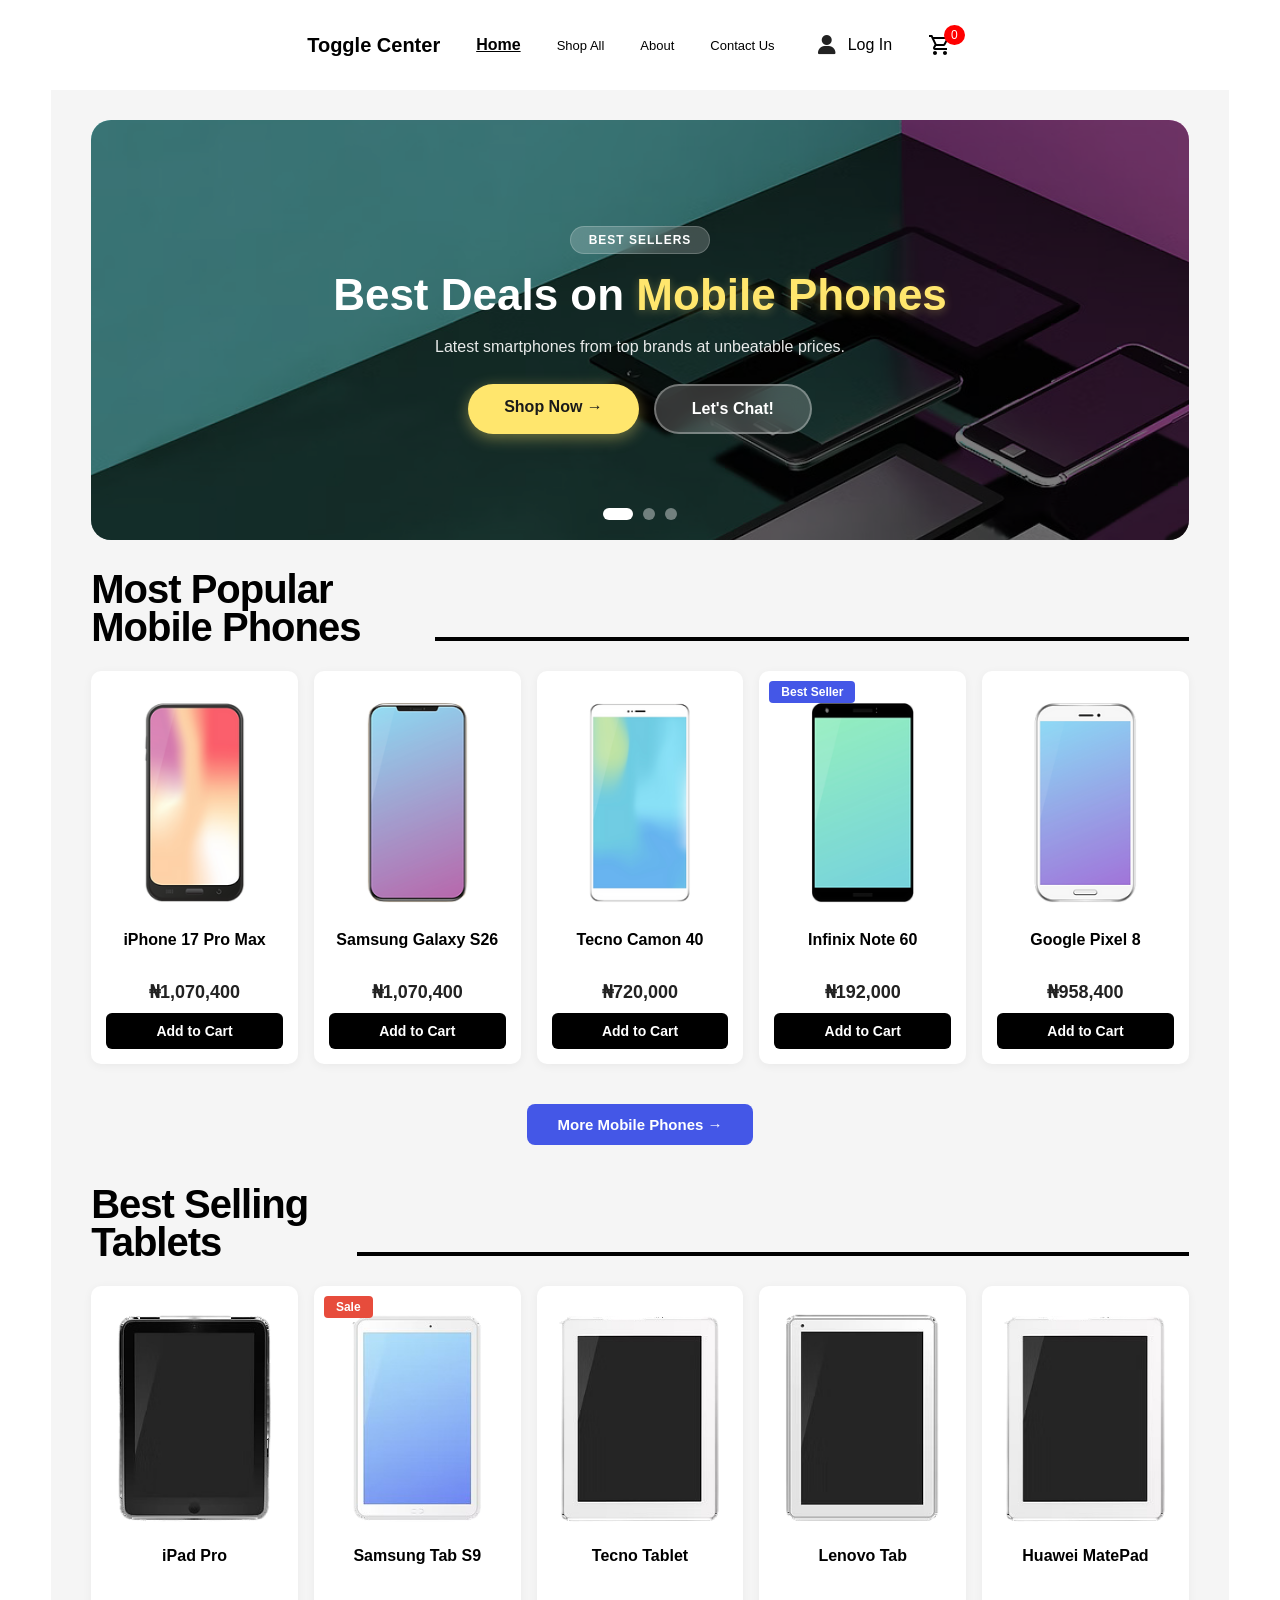
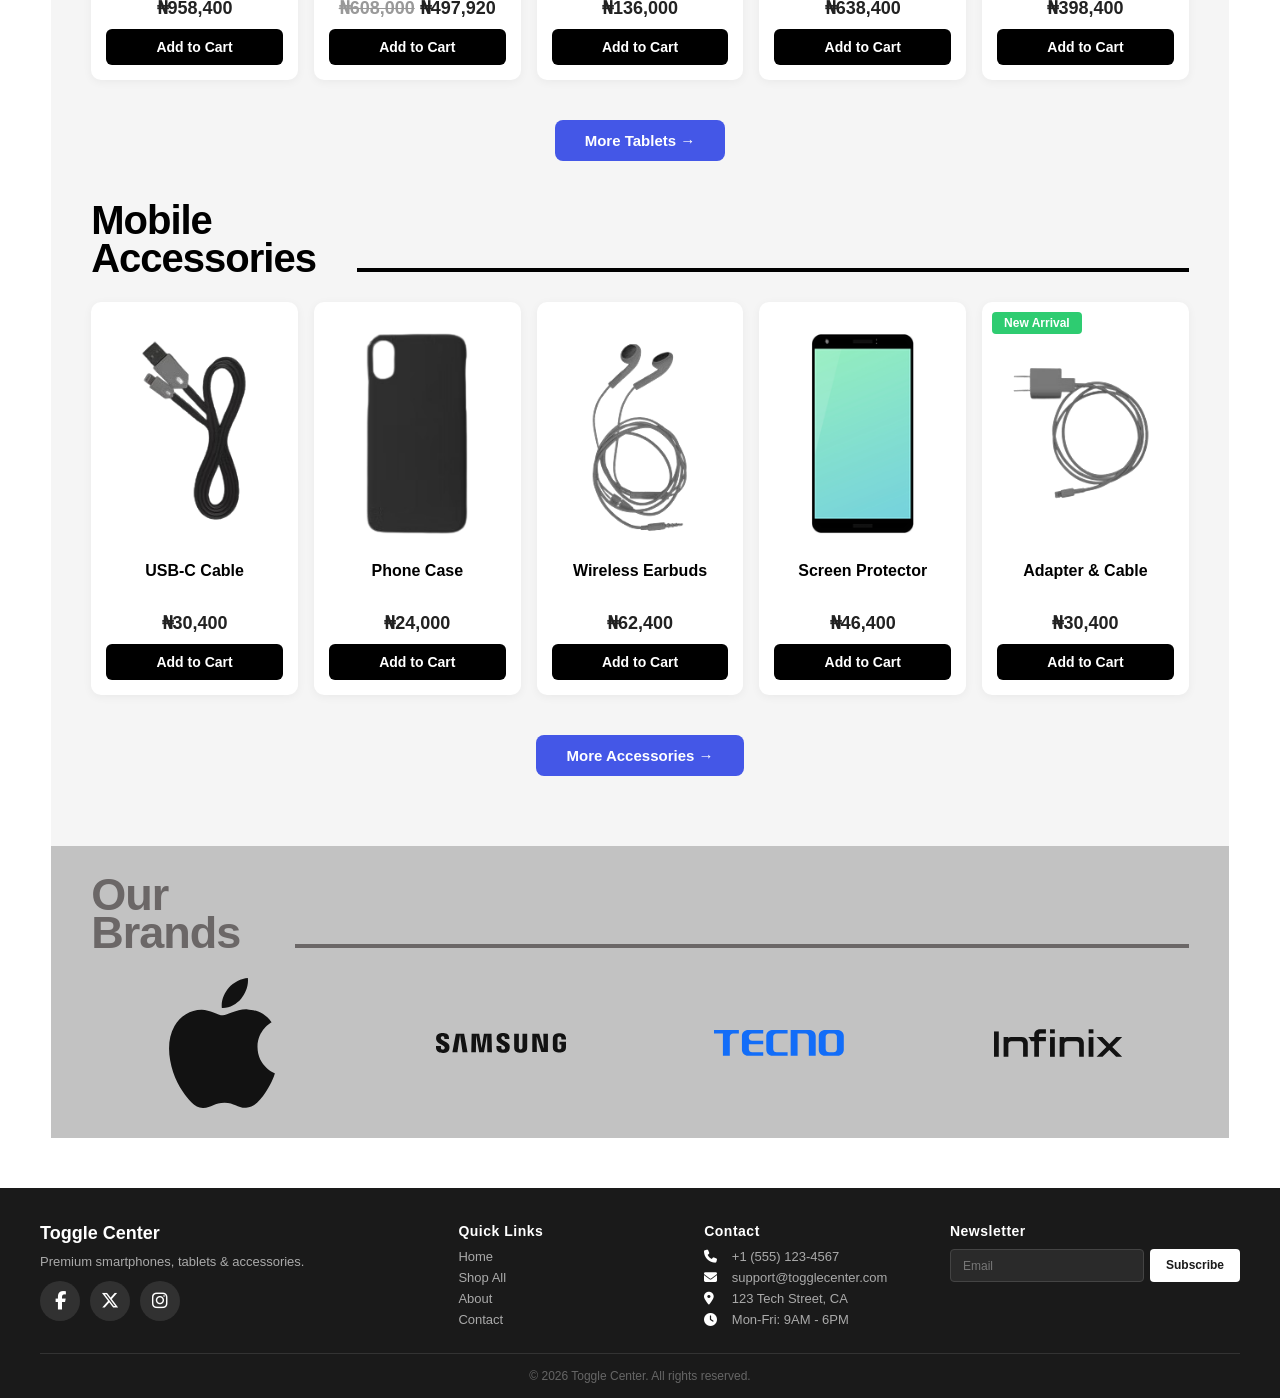
<file: phone/index.html>
<!DOCTYPE html>
<html lang="en">
<head>
  <meta charset="UTF-8" />
  <meta name="viewport" content="width=device-width, initial-scale=1.0" />
  <title>Toggle Center - Premium Smartphones & Accessories</title>
  <!-- Font Awesome Icons -->
  <link rel="stylesheet" href="https://cdnjs.cloudflare.com/ajax/libs/font-awesome/6.5.1/css/all.min.css" />
  <link rel="stylesheet" href="styles/style.css" />
</head>
<body>
  <!-- NAVIGATION -->  
  <nav>
    <ul class="sidebar" id="sidebar">
      <li class="sidebar-top">
        <button type="button" class="closeBtn" onclick="hideSidebar()" aria-label="Close menu">
          ✖
        </button>
      </li>
      <!-- SIDEBAR LOGIN -->
      <li class="nav-menu" id="sidebarNavUser">
        <a href="login.html" style="display: flex; gap: 10px; align-items: center;">
          <span id="sidebarNavUserIcon" style="display: inline-flex; align-items: center; justify-content: center; width: 32px; height: 32px; font-size: 20px; color: #222;">
            <i class="fas fa-user"></i>
          </span>
          <span id="sidebarNavUserAvatar" style="display: none; align-items: center; justify-content: center; width: 32px; height: 32px; background: #4457e7; color: white; border-radius: 50%; font-size: 16px; font-weight: 600; text-transform: uppercase;"></span>
          <span id="sidebarNavUserText">Log In</span>
        </a>
      </li>
      <li class="nav-menu"><a href="index.html" data-page="home">Home</a></li>
      <li class="nav-menu"><a href="shopAll.html" data-page="shop">Shop All</a></li>
      <li class="nav-menu"><a href="about.html" data-page="about">About</a></li>
      <li class="nav-menu"><a href="contact.html" data-page="contact">Contact Us</a></li>
    </ul>

    <ul class="nav-head">
      <li><a href="index.html">
        <h2>Toggle Center</h2>
      </a></li>
      <li class="nav-menu hideOnMobile"><a href="index.html" data-page="home">Home</a></li>
      <li class="nav-menu hideOnMobile"><a href="shopAll.html" data-page="shop">Shop All</a></li>
      <li class="nav-menu hideOnMobile"><a href="about.html" data-page="about">About</a></li>
      <li class="nav-menu hideOnMobile"><a href="contact.html" data-page="contact">Contact Us</a></li>
      
      <!-- LOGIN -->
      <li class="hideOnMobile" id="navUser">
        <a href="login.html" style="display: flex; gap: 5px; align-items: center;">
          <span id="navUserIcon" style="display: inline-flex; align-items: center; justify-content: center; width: 32px; height: 32px; font-size: 20px; color: #222;">
            <i class="fas fa-user"></i>
          </span>
          <span id="navUserAvatar" style="display: none; align-items: center; justify-content: center; width: 32px; height: 32px; background: #4457e7; color: white; border-radius: 50%; font-size: 16px; font-weight: 600; text-transform: uppercase;"></span>
          <span id="navUserText">Log In</span>
        </a>
      </li>
      
      <li>
        <a href="cart.html" data-page="cart">
          <img src="Image/shopping_cart_24dp_000000.svg" alt="Cart">
          <span id="cart-count">0</span>
        </a>
      </li>
      <li class="menu-button" onclick="showSidebar()"><a href="#">
        <img src="Image/menu.png" alt="">
      </a></li>
    </ul>
  </nav>

  <!-- MAIN CONTAINER -->
  <div class="container">

    <!-- CAROUSEL BANNER -->
    <div class="banner-carousel">
      <div class="carousel-track">
        
        <!-- SLIDE 1 -->
        <div class="carousel-slide active" style="background-image: url('Image/banner\ 1.jpg');">
          <div class="slide-overlay"></div>
          <div class="slide-content">
            <div class="slide-text">
              <span class="slide-badge">Best Sellers</span>
              <h1>Best Deals on <span>Mobile Phones</span></h1>
              <p>Latest smartphones from top brands at unbeatable prices.</p>
              <div class="slide-buttons">
                <a href="shopAll.html" class="btn-shop">Shop Now →</a>
                <a href="contact.html" class="btn-chat">Let's Chat!</a>
              </div>
            </div>
          </div>
        </div>

        <!-- SLIDE 2 -->
        <div class="carousel-slide" style="background-image: url('Image/banner2.jpg');">
          <div class="slide-overlay"></div>
          <div class="slide-content">
            <div class="slide-text">
              <span class="slide-badge">Limited Offer</span>
              <h1>Up to <span>50% OFF</span></h1>
              <p>On tablets and accessories. Don't miss out!</p>
              <div class="slide-buttons">
                <a href="shopAll.html" class="btn-shop">View Deals →</a>
                <a href="about.html" class="btn-chat">Learn More</a>
              </div>
            </div>
          </div>
        </div>

        <!-- SLIDE 3 -->
        <div class="carousel-slide" style="background-image: url('Image/banner3.jpg');">
          <div class="slide-overlay"></div>
          <div class="slide-content">
            <div class="slide-text">
              <span class="slide-badge">Accessories Sale</span>
              <h1>Premium <span>Accessories</span></h1>
              <p>Cases, chargers, earbuds and more. Quality guaranteed.</p>
              <div class="slide-buttons">
                <a href="shopAll.html" class="btn-shop">Shop Now →</a>
                <a href="contact.html" class="btn-chat">Contact Us</a>
              </div>
            </div>
          </div>
        </div>

      </div>

      <div class="carousel-dots">
        <span class="dot active" data-slide="0"></span>
        <span class="dot" data-slide="1"></span>
        <span class="dot" data-slide="2"></span>
      </div>
    </div>

    <!-- PRODUCTS SECTION -->
    <div class="products">

      <!-- Mobile Phones -->
<section>
  <div class="mobile-heading">
    <h1>Most Popular Mobile Phones</h1>
    <div class="mobile-line"></div>
  </div>

  <div class="phone-row">
    <div class="product fade-in" data-id="1" style="cursor: pointer; animation-delay: 0.05s;">
      <img src="Image/82fcd3_df4a7be03f224cc282d38c8aff689318~mv2_d_1440_1920_s_2.png" alt="iPhone 17 Pro Max" />
      <h5>iPhone 17 Pro Max</h5>
      <p class="price">₦1,070,400</p>
      <button class="add-to-cart" data-name="iPhone 17 Pro Max" data-price="1070400" data-image="Image/82fcd3_df4a7be03f224cc282d38c8aff689318~mv2_d_1440_1920_s_2.png" data-currency="₦">
        Add to Cart
      </button>
    </div>

    <div class="product fade-in" data-id="2" style="cursor: pointer; animation-delay: 0.10s;">
      <img src="Image/82fcd3_b688bad97950459c93ff6f451ebdd796~mv2_d_1440_1920_s_2.png" alt="Samsung Galaxy S26" />
      <h5>Samsung Galaxy S26</h5>
      <p class="price">₦1,070,400</p>
      <button class="add-to-cart" data-name="Samsung Galaxy S26" data-price="1070400" data-image="Image/82fcd3_b688bad97950459c93ff6f451ebdd796~mv2_d_1440_1920_s_2.png" data-currency="₦">
        Add to Cart
      </button>
    </div>

    <div class="product fade-in" data-id="3" style="cursor: pointer; animation-delay: 0.15s;">
      <img src="Image/82fcd3_04b4f53e677a4e68b9f99c10575b396b~mv2_d_1440_1920_s_2.png" alt="Tecno Camon 40" />
      <h5>Tecno Camon 40</h5>
      <p class="price">₦720,000</p>
      <button class="add-to-cart" data-name="Tecno Camon 40" data-price="720000" data-image="Image/82fcd3_04b4f53e677a4e68b9f99c10575b396b~mv2_d_1440_1920_s_2.png" data-currency="₦">
        Add to Cart
      </button>
    </div>

    <div class="product best-phone-label fade-in" data-id="4" style="cursor: pointer; animation-delay: 0.20s;">
      <span>Best Seller</span>
      <img src="Image/82fcd3_7474ffa9668e47a495b6288c557baa07~mv2_d_1440_1920_s_2.png" alt="Infinix Note 60" />
      <h5>Infinix Note 60</h5>
      <p class="price">₦192,000</p>
      <button class="add-to-cart" data-name="Infinix Note 60" data-price="192000" data-image="Image/82fcd3_7474ffa9668e47a495b6288c557baa07~mv2_d_1440_1920_s_2.png" data-currency="₦">
        Add to Cart
      </button>
    </div>

    <div class="product fade-in" data-id="5" style="cursor: pointer; animation-delay: 0.25s;">
      <img src="Image/82fcd3_2ce74c274e764f19bfabeb091b3fa956~mv2_d_1440_1920_s_2.png" alt="Google Pixel 8" />
      <h5>Google Pixel 8</h5>
      <p class="price">₦958,400</p>
      <button class="add-to-cart" data-name="Google Pixel 8" data-price="958400" data-image="Image/82fcd3_2ce74c274e764f19bfabeb091b3fa956~mv2_d_1440_1920_s_2.png" data-currency="₦">
        Add to Cart
      </button>
    </div>
  </div>
  <button class="more-btn" onclick="window.location.href='shopAll.html?category=new mobile phones'">
    More Mobile Phones →
  </button>
</section>

<!-- Tablets -->
<section>
  <div class="mobile-heading">
    <h1>Best Selling Tablets</h1>
    <div class="mobile-line" style="width: 100%;"></div>
  </div>

  <div class="phone-row">
    <div class="product fade-in" data-id="11" style="cursor: pointer; animation-delay: 0.05s;">
      <img src="Image/tablet5.png" alt="iPad Pro" />
      <h5>iPad Pro</h5>
      <p class="price">₦958,400</p>
      <button class="add-to-cart" data-name="iPad Pro" data-price="958400" data-image="Image/tablet5.png" data-currency="₦">
        Add to Cart
      </button>
    </div>

    <div class="product best-tablet-label fade-in" data-id="12" style="cursor: pointer; animation-delay: 0.10s;">
      <span class="sale-span">Sale</span>
      <img src="Image/tablet6.png" alt="Samsung Tab S9" />
      <h5>Samsung Tab S9</h5>
      <p class="price"><span style="text-decoration: line-through; color: #999;">₦608,000</span> ₦497,920</p>
      <button class="add-to-cart" data-name="Samsung Tab S9" data-price="497920" data-image="Image/tablet6.png" data-currency="₦">
        Add to Cart
      </button>
    </div>

    <div class="product fade-in" data-id="13" style="cursor: pointer; animation-delay: 0.15s;">
      <img src="Image/tablet3.png" alt="Tecno Tablet" />
      <h5>Tecno Tablet</h5>
      <p class="price">₦136,000</p>
      <button class="add-to-cart" data-name="Tecno Tablet" data-price="136000" data-image="Image/tablet3.png" data-currency="₦">
        Add to Cart
      </button>
    </div>

    <div class="product fade-in" data-id="14" style="cursor: pointer; animation-delay: 0.20s;">
      <img src="Image/tablet2.png" alt="Lenovo Tab" />
      <h5>Lenovo Tab</h5>
      <p class="price">₦638,400</p>
      <button class="add-to-cart" data-name="Lenovo Tab" data-price="638400" data-image="Image/tablet2.png" data-currency="₦">
        Add to Cart
      </button>
    </div>

    <div class="product fade-in" data-id="15" style="cursor: pointer; animation-delay: 0.25s;">
      <img src="Image/tablet3.png" alt="Huawei MatePad" />
      <h5>Huawei MatePad</h5>
      <p class="price">₦398,400</p>
      <button class="add-to-cart" data-name="Huawei MatePad" data-price="398400" data-image="Image/tablet3.png" data-currency="₦">
        Add to Cart
      </button>
    </div>
  </div>
  <button class="more-btn" onclick="window.location.href='shopAll.html?category=tablets'">
    More Tablets →
  </button>
</section>

<!-- Accessories -->
<section>
  <div class="mobile-heading">
    <h1>Mobile Accessories</h1>
    <div class="mobile-line" style="width: 100%;"></div>
  </div>

  <div class="phone-row">
    <div class="product fade-in" data-id="19" style="cursor: pointer; animation-delay: 0.05s;">
      <img src="Image/assessory1.png" alt="USB-C Cable" />
      <h5>USB-C Cable</h5>
      <p class="price">₦30,400</p>
      <button class="add-to-cart" data-name="USB-C Cable" data-price="30400" data-image="Image/assessory1.png" data-currency="₦">
        Add to Cart
      </button>
    </div>

    <div class="product fade-in" data-id="20" style="cursor: pointer; animation-delay: 0.10s;">
      <img src="Image/case1.png" alt="Phone Case" />
      <h5>Phone Case</h5>
      <p class="price">₦24,000</p>
      <button class="add-to-cart" data-name="Phone Case" data-price="24000" data-image="Image/case1.png" data-currency="₦">
        Add to Cart
      </button>
    </div>

    <div class="product fade-in" data-id="21" style="cursor: pointer; animation-delay: 0.15s;">
      <img src="Image/assessory4.png" alt="Wireless Earbuds" />
      <h5>Wireless Earbuds</h5>
      <p class="price">₦62,400</p>
      <button class="add-to-cart" data-name="Wireless Earbuds" data-price="62400" data-image="Image/assessory4.png" data-currency="₦">
        Add to Cart
      </button>
    </div>

    <div class="product fade-in" data-id="22" style="cursor: pointer; animation-delay: 0.20s;">
      <img src="Image/82fcd3_7474ffa9668e47a495b6288c557baa07~mv2_d_1440_1920_s_2.png" alt="Screen Protector" />
      <h5>Screen Protector</h5>
      <p class="price">₦46,400</p>
      <button class="add-to-cart" data-name="Screen Protector" data-price="46400" data-image="Image/82fcd3_7474ffa9668e47a495b6288c557baa07~mv2_d_1440_1920_s_2.png" data-currency="₦">
        Add to Cart
      </button>
    </div>

    <div class="product new-arrival-label fade-in" data-id="23" style="cursor: pointer; animation-delay: 0.25s;">
      <span>New Arrival</span>
      <img src="Image/assessory2.png" alt="Power Bank" />
      <h5>Adapter & Cable</h5>
      <p class="price">₦30,400</p>
      <button class="add-to-cart" data-name="Adapter & Cable" data-price="30400" data-image="Image/assessory2.png" data-currency="₦">
        Add to Cart
      </button>
    </div>
  </div>
  <button class="more-btn" onclick="window.location.href='shopAll.html?category=accessories'">
    More Accessories →
  </button>
</section>
    </div>
  </div>

  <!-- BRANDS SECTION -->
  <div class="brands-container">
    <div class="brands-heading">
      <h1>Our Brands</h1>
      <div class="brands-line"></div>
    </div>
    <div class="brands-grid">
      <img src="Image/apple.svg" alt="Apple" />
      <img src="Image/samsung.svg" alt="Samsung" />
      <img src="Image/Tecno_Mobile_logo.svg" alt="Tecno" />
      <img src="Image/Infinix_logo.svg" alt="Infinix" />
      
    </div>
  </div>

  <!-- FOOTER WITH SOCIAL ICONS -->
  <footer class="footer">
    <div class="footer-container">
      <div class="footer-section">
        <h3>Toggle Center</h3>
        <p>Premium smartphones, tablets &amp; accessories.</p>
       <div class="footer-social">
          <a href="https://facebook.com" target="_blank" aria-label="Facebook">
            <i class="fab fa-facebook-f"></i>
          </a>
          <a href="https://twitter.com" target="_blank" aria-label="Twitter">
            <i class="fab fa-x-twitter"></i>
          </a>
          <a href="https://instagram.com" target="_blank" aria-label="Instagram">
            <i class="fab fa-instagram"></i>
          </a>
          <!-- <a href="https://youtube.com" target="_blank" aria-label="YouTube">
            <i class="fab fa-youtube"></i>
          </a> -->
        </div> 
      </div>

      <div class="footer-section">
        <h4>Quick Links</h4>
        <ul>
          <li><a href="index.html">Home</a></li>
          <li><a href="shopAll.html">Shop All</a></li>
          <li><a href="about.html">About</a></li>
          <li><a href="contact.html">Contact</a></li>
        </ul>
      </div>

      <div class="footer-section">
        <h4>Contact</h4>
        <ul>
          <li><i class="fas fa-phone"></i> +1 (555) 123-4567</li>
          <li><i class="fas fa-envelope"></i> support@togglecenter.com</li>
          <li><i class="fas fa-map-marker-alt"></i> 123 Tech Street, CA</li>
          <li><i class="fas fa-clock"></i> Mon-Fri: 9AM - 6PM</li>
        </ul>
      </div>

      <div class="footer-section">
        <h4>Newsletter</h4>
        <div class="newsletter-form">
          <input type="email" id="newsletterEmail" placeholder="Email" />
          <button type="button" id="newsletterBtn">Subscribe</button>
        </div>
        <p id="newsletterMessage" style="font-size: 12px; color: #888; margin-top: 8px; min-height: 20px;"></p>
      </div>
    </div>

    <div class="footer-bottom">
      <p>&copy; 2026 Toggle Center. All rights reserved.</p>
    </div>
  </footer>

  <!-- TOAST -->
  <div id="toast"></div>

  <!-- SCRIPTS -->
  <script src="scripts/products.js"></script>
  <script src="scripts/main.js"></script>
</body>
</html>
</file>
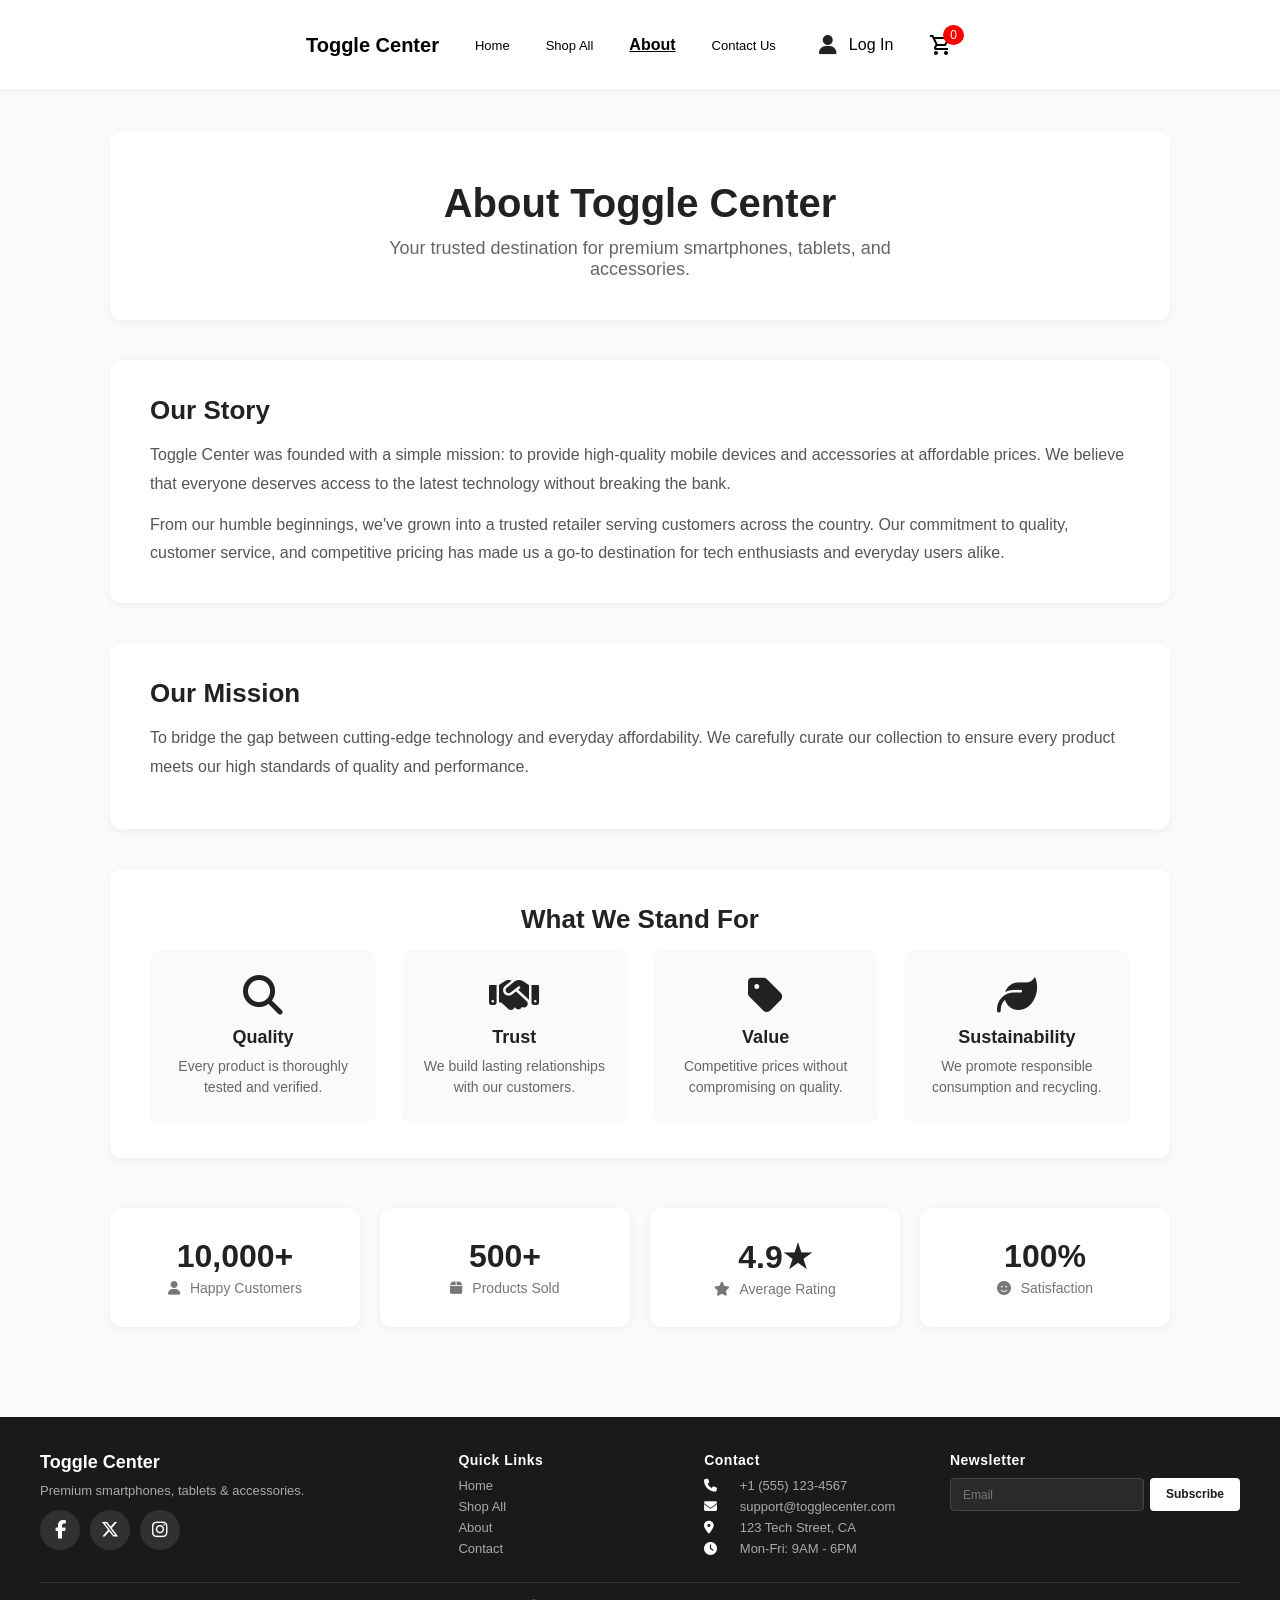
<file: phone/about.html>
<!DOCTYPE html>
<html lang="en">
<head>
  <meta charset="UTF-8" />
  <meta name="viewport" content="width=device-width, initial-scale=1.0" />
  <title>About Us - Toggle Center</title>
  <link rel="stylesheet" href="https://cdnjs.cloudflare.com/ajax/libs/font-awesome/6.5.1/css/all.min.css" />
  <link rel="stylesheet" href="styles/about.css" />
</head>
<body>
  <!-- NAVIGATION -->
  <nav>
    <ul class="sidebar" id="sidebar">
      <li class="sidebar-top">
        <button type="button" class="closeBtn" onclick="hideSidebar()" aria-label="Close menu">
          ✖
        </button>
      </li>
      <li class="nav-menu" id="sidebarNavUser">
        <a href="login.html" style="display: flex; gap: 10px; align-items: center;">
          <span id="sidebarNavUserIcon" style="display: inline-flex; align-items: center; justify-content: center; width: 32px; height: 32px; font-size: 20px; color: #222;">
            <i class="fas fa-user"></i>
          </span>
          <span id="sidebarNavUserAvatar" style="display: none; align-items: center; justify-content: center; width: 32px; height: 32px; background: #4457e7; color: white; border-radius: 50%; font-size: 16px; font-weight: 600; text-transform: uppercase;"></span>
          <span id="sidebarNavUserText">Log In</span>
        </a>
      </li>
      <li class="nav-menu"><a href="index.html" data-page="home">Home</a></li>
      <li class="nav-menu"><a href="shopAll.html" data-page="shop">Shop All</a></li>
      <li class="nav-menu"><a href="about.html" data-page="about">About</a></li>
      <li class="nav-menu"><a href="contact.html" data-page="contact">Contact Us</a></li>
    </ul>

    <ul class="nav-head">
      <li><a href="index.html">
        <h2>Toggle Center</h2>
      </a></li>
      <li class="nav-menu hideOnMobile"><a href="index.html" data-page="home">Home</a></li>
      <li class="nav-menu hideOnMobile"><a href="shopAll.html" data-page="shop">Shop All</a></li>
      <li class="nav-menu hideOnMobile"><a href="about.html" data-page="about">About</a></li>
      <li class="nav-menu hideOnMobile"><a href="contact.html" data-page="contact">Contact Us</a></li>
      
      <li class="hideOnMobile" id="navUser">
        <a href="login.html" style="display: flex; gap: 5px; align-items: center;">
          <span id="navUserIcon" style="display: inline-flex; align-items: center; justify-content: center; width: 32px; height: 32px; font-size: 20px; color: #222;">
            <i class="fas fa-user"></i>
          </span>
          <span id="navUserAvatar" style="display: none; align-items: center; justify-content: center; width: 32px; height: 32px; background: #4457e7; color: white; border-radius: 50%; font-size: 16px; font-weight: 600; text-transform: uppercase;"></span>
          <span id="navUserText">Log In</span>
        </a>
      </li>
      
      <li>
        <a href="cart.html" data-page="cart">
          <img src="Image/shopping_cart_24dp_000000.svg" alt="Cart">
          <span id="cart-count">0</span>
        </a>
      </li>
      <li class="menu-button" onclick="showSidebar()"><a href="#">
        <img src="Image/menu.png" alt="">
      </a></li>
    </ul>
  </nav>

  <!-- ABOUT CONTENT -->
  <div class="about-container">
    <section class="about-hero fade-in">
      <h1>About Toggle Center</h1>
      <p>Your trusted destination for premium smartphones, tablets, and accessories.</p>
    </section>

    <section class="about-content">
      <div class="about-story slide-left">
        <h2>Our Story</h2>
        <p>
          Toggle Center was founded with a simple mission: to provide high-quality 
          mobile devices and accessories at affordable prices. We believe that 
          everyone deserves access to the latest technology without breaking the bank.
        </p>
        <p>
          From our humble beginnings, we've grown into a trusted retailer serving 
          customers across the country. Our commitment to quality, customer service, 
          and competitive pricing has made us a go-to destination for tech enthusiasts 
          and everyday users alike.
        </p>
      </div>

      <div class="about-mission slide-right">
        <h2>Our Mission</h2>
        <p>
          To bridge the gap between cutting-edge technology and everyday affordability. 
          We carefully curate our collection to ensure every product meets our high 
          standards of quality and performance.
        </p>
      </div>

      <div class="about-values fade-in">
        <h2>What We Stand For</h2>
        <div class="values-grid">
          <div class="value-card zoom-in" style="animation-delay: 0.1s;">
            <span class="value-icon"><i class="fas fa-search"></i></span>
            <h3>Quality</h3>
            <p>Every product is thoroughly tested and verified.</p>
          </div>
          <div class="value-card zoom-in" style="animation-delay: 0.2s;">
            <span class="value-icon"><i class="fas fa-handshake"></i></span>
            <h3>Trust</h3>
            <p>We build lasting relationships with our customers.</p>
          </div>
          <div class="value-card zoom-in" style="animation-delay: 0.3s;">
            <span class="value-icon"><i class="fas fa-tag"></i></span>
            <h3>Value</h3>
            <p>Competitive prices without compromising on quality.</p>
          </div>
          <div class="value-card zoom-in" style="animation-delay: 0.4s;">
            <span class="value-icon"><i class="fas fa-leaf"></i></span>
            <h3>Sustainability</h3>
            <p>We promote responsible consumption and recycling.</p>
          </div>
        </div>
      </div>

      <div class="about-stats">
        <div class="stat scale-in" style="animation-delay: 0.1s;">
          <span class="stat-number">10,000+</span>
          <span class="stat-label"><i class="fas fa-user"></i> Happy Customers</span>
        </div>
        <div class="stat scale-in" style="animation-delay: 0.2s;">
          <span class="stat-number">500+</span>
          <span class="stat-label"><i class="fas fa-box"></i> Products Sold</span>
        </div>
        <div class="stat scale-in" style="animation-delay: 0.3s;">
          <span class="stat-number">4.9★</span>
          <span class="stat-label"><i class="fas fa-star"></i> Average Rating</span>
        </div>
        <div class="stat scale-in" style="animation-delay: 0.4s;">
          <span class="stat-number">100%</span>
          <span class="stat-label"><i class="fas fa-smile"></i> Satisfaction</span>
        </div>
      </div>
    </section>
  </div>

  <!-- FOOTER WITH ICONS -->
  <footer class="footer">
    <div class="footer-container">
      <div class="footer-section">
        <h3>Toggle Center</h3>
        <p>Premium smartphones, tablets &amp; accessories.</p>
        <div class="footer-social">
          <a href="https://facebook.com" target="_blank"><i class="fab fa-facebook-f"></i></a>
          <a href="https://x.com" target="_blank"><i class="fa-brands fa-x-twitter"></i></a>
          <a href="https://instagram.com" target="_blank"><i class="fab fa-instagram"></i></a>
          <!-- <a href="https://youtube.com" target="_blank"><i class="fab fa-youtube"></i></a> -->
        </div>
      </div>

      <div class="footer-section">
        <h4>Quick Links</h4>
        <ul>
          <li><a href="index.html">Home</a></li>
          <li><a href="shopAll.html">Shop All</a></li>
          <li><a href="about.html">About</a></li>
          <li><a href="contact.html">Contact</a></li>
        </ul>
      </div>

      <div class="footer-section">
        <h4>Contact</h4>
        <ul>
          <li><i class="fas fa-phone"></i> +1 (555) 123-4567</li>
          <li><i class="fas fa-envelope"></i> support@togglecenter.com</li>
          <li><i class="fas fa-map-marker-alt"></i> 123 Tech Street, CA</li>
          <li><i class="fas fa-clock"></i> Mon-Fri: 9AM - 6PM</li>
        </ul>
      </div>

      <div class="footer-section">
        <h4>Newsletter</h4>
        <div class="newsletter-form">
          <input type="email" id="newsletterEmail" placeholder="Email" />
          <button type="button" id="newsletterBtn">Subscribe</button>
        </div>
        <p id="newsletterMessage" style="font-size: 12px; color: #888; margin-top: 8px;"></p>
      </div>
    </div>
    <div class="footer-bottom">
      <p>&copy; 2026 Toggle Center. All rights reserved.</p>
    </div>
  </footer>

  <script src="scripts/about.js"></script>
</body>
</html>
</file>
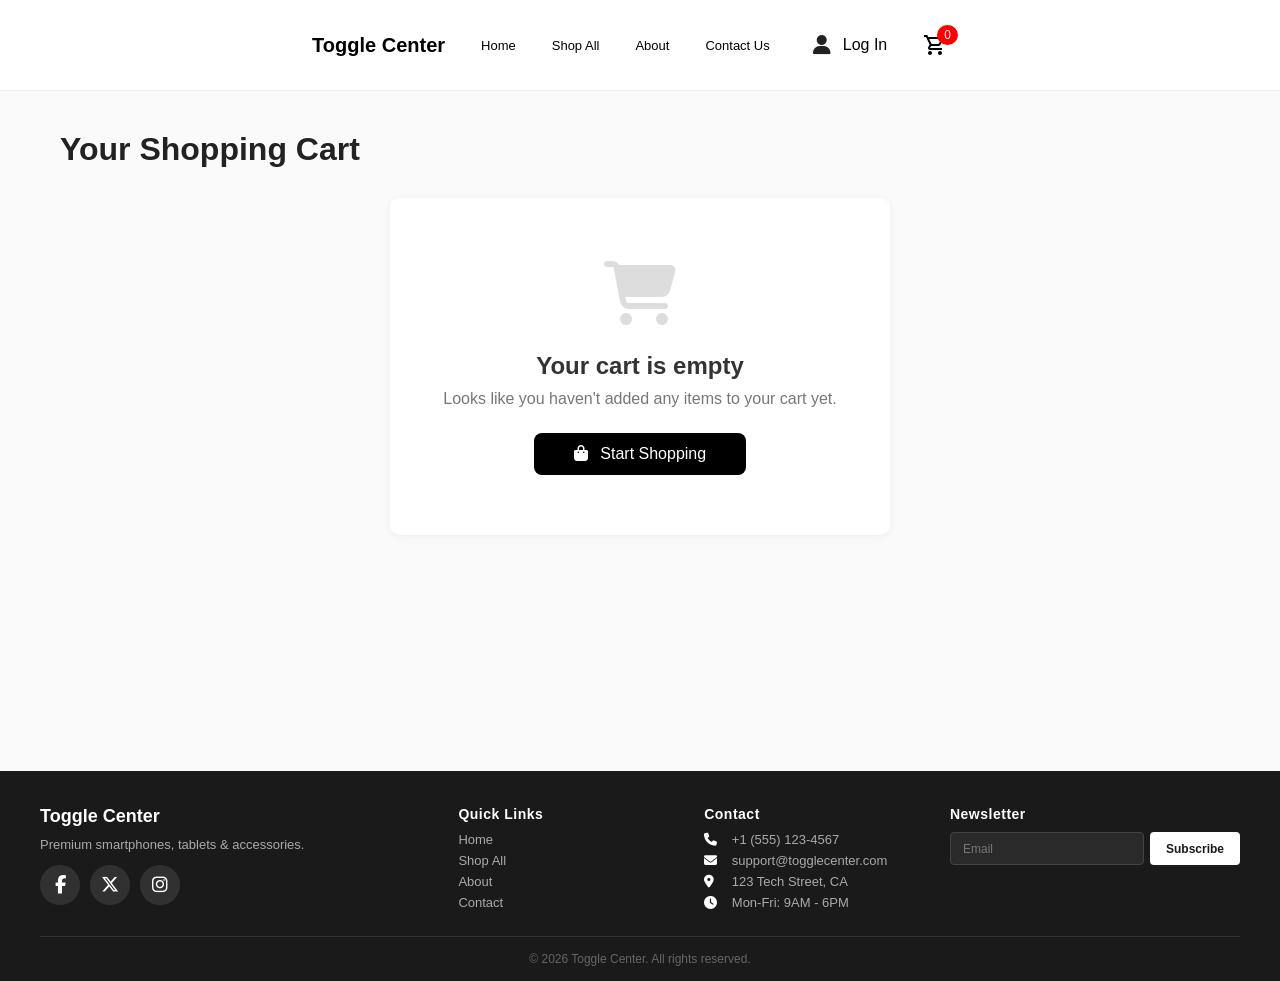
<file: phone/cart.html>
<!DOCTYPE html>
<html lang="en">
<head>
  <meta charset="UTF-8" />
  <meta name="viewport" content="width=device-width, initial-scale=1.0" />
  <title>Shopping Cart - Toggle Center</title>
  <link rel="stylesheet" href="https://cdnjs.cloudflare.com/ajax/libs/font-awesome/6.5.1/css/all.min.css" />
  <link rel="stylesheet" href="styles/cart.css" />
</head>
<body>
  <!-- NAVIGATION -->
  <nav>
    <ul class="sidebar" id="sidebar">
      <li class="sidebar-top">
        <button type="button" class="closeBtn" onclick="hideSidebar()" aria-label="Close menu">
          ✖
        </button>
      </li>
      <li class="nav-menu" id="sidebarNavUser">
        <a href="login.html" style="display: flex; gap: 10px; align-items: center;">
          <span id="sidebarNavUserIcon" style="display: inline-flex; align-items: center; justify-content: center; width: 32px; height: 32px; font-size: 20px; color: #222;">
            <i class="fas fa-user"></i>
          </span>
          <span id="sidebarNavUserAvatar" style="display: none; align-items: center; justify-content: center; width: 32px; height: 32px; background: #4457e7; color: white; border-radius: 50%; font-size: 16px; font-weight: 600; text-transform: uppercase;"></span>
          <span id="sidebarNavUserText">Log In</span>
        </a>
      </li>
      <li class="nav-menu"><a href="index.html" data-page="home">Home</a></li>
      <li class="nav-menu"><a href="shopAll.html" data-page="shop">Shop All</a></li>
      <li class="nav-menu"><a href="about.html" data-page="about">About</a></li>
      <li class="nav-menu"><a href="contact.html" data-page="contact">Contact Us</a></li>
    </ul>

    <ul class="nav-head">
      <li><a href="index.html">
        <h2>Toggle Center</h2>
      </a></li>
      <li class="nav-menu hideOnMobile"><a href="index.html" data-page="home">Home</a></li>
      <li class="nav-menu hideOnMobile"><a href="shopAll.html" data-page="shop">Shop All</a></li>
      <li class="nav-menu hideOnMobile"><a href="about.html" data-page="about">About</a></li>
      <li class="nav-menu hideOnMobile"><a href="contact.html" data-page="contact">Contact Us</a></li>
      
      <li class="hideOnMobile" id="navUser">
        <a href="login.html" style="display: flex; gap: 5px; align-items: center;">
          <span id="navUserIcon" style="display: inline-flex; align-items: center; justify-content: center; width: 32px; height: 32px; font-size: 20px; color: #222;">
            <i class="fas fa-user"></i>
          </span>
          <span id="navUserAvatar" style="display: none; align-items: center; justify-content: center; width: 32px; height: 32px; background: #4457e7; color: white; border-radius: 50%; font-size: 16px; font-weight: 600; text-transform: uppercase;"></span>
          <span id="navUserText">Log In</span>
        </a>
      </li>
      
      <li>
        <a href="cart.html" data-page="cart">
          <img src="Image/shopping_cart_24dp_000000.svg" alt="Cart">
          <span id="cart-count">0</span>
        </a>
      </li>
      <li class="menu-button" onclick="showSidebar()"><a href="#">
        <img src="Image/menu.png" alt="">
      </a></li>
    </ul>
  </nav>

  <!-- CART MAIN CONTENT -->
  <div class="cart-container">
    <h1 class="cart-title fade-in">Your Shopping Cart</h1>
    
    <!-- Cart Content -->
    <div class="cart-content">
      <div class="cart-items fade-in" id="cartItems">
        <!-- Items will be rendered here -->
      </div>
      
      <!-- Cart Summary -->
      <div class="cart-summary slide-up" id="cartSummary">
        <h3>Order Summary</h3>
        <div class="summary-row">
          <span>Subtotal</span>
          <span id="subtotal">₦0.00</span>
        </div>
        <div class="summary-row">
          <span>Shipping</span>
          <span id="shipping">₦0.00</span>
        </div>
        <div class="summary-row total">
          <span>Total</span>
          <span id="total">₦0.00</span>
        </div>
        <button class="checkout-btn" id="checkoutBtn"><i class="fas fa-lock"></i> Proceed to Checkout</button>
        <button class="continue-shopping" onclick="window.location.href='shopAll.html'">
          <i class="fas fa-arrow-left"></i> Continue Shopping
        </button>
      </div>
    </div>

    <!-- Empty Cart Message -->
    <div class="empty-cart fade-in" id="emptyCart">
      <span class="empty-icon"><i class="fas fa-shopping-cart"></i></span>
      <h2>Your cart is empty</h2>
      <p>Looks like you haven't added any items to your cart yet.</p>
      <button onclick="window.location.href='shopAll.html'"><i class="fas fa-shopping-bag"></i> Start Shopping</button>
    </div>
  </div>

  <!-- TOAST -->
  <div id="toast"></div>

  <!-- FOOTER -->
  <footer class="footer">
    <div class="footer-container">
      <div class="footer-section">
        <h3>Toggle Center</h3>
        <p>Premium smartphones, tablets &amp; accessories.</p>
        <div class="footer-social">
          <a href="https://facebook.com" target="_blank"><i class="fab fa-facebook-f"></i></a>
          <a href="https://x.com" target="_blank"><i class="fa-brands fa-x-twitter"></i></a>
          <a href="https://instagram.com" target="_blank"><i class="fab fa-instagram"></i></a>
          <!-- <a href="https://youtube.com" target="_blank"><i class="fab fa-youtube"></i></a> -->
        </div>
      </div>

      <div class="footer-section">
        <h4>Quick Links</h4>
        <ul>
          <li><a href="index.html">Home</a></li>
          <li><a href="shopAll.html">Shop All</a></li>
          <li><a href="about.html">About</a></li>
          <li><a href="contact.html">Contact</a></li>
        </ul>
      </div>

      <div class="footer-section">
        <h4>Contact</h4>
        <ul>
          <li><i class="fas fa-phone"></i> +1 (555) 123-4567</li>
          <li><i class="fas fa-envelope"></i> support@togglecenter.com</li>
          <li><i class="fas fa-map-marker-alt"></i> 123 Tech Street, CA</li>
          <li><i class="fas fa-clock"></i> Mon-Fri: 9AM - 6PM</li>
        </ul>
      </div>

      <div class="footer-section">
        <h4>Newsletter</h4>
        <div class="newsletter-form">
          <input type="email" id="newsletterEmail" placeholder="Email" />
          <button type="button" id="newsletterBtn">Subscribe</button>
        </div>
        <p id="newsletterMessage" style="font-size: 12px; color: #888; margin-top: 8px;"></p>
      </div>
    </div>
    <div class="footer-bottom">
      <p>&copy; 2026 Toggle Center. All rights reserved.</p>
    </div>
  </footer>

  <script src="scripts/products.js"></script>
  <script src="scripts/cart.js"></script>
</body>
</html>
</file>
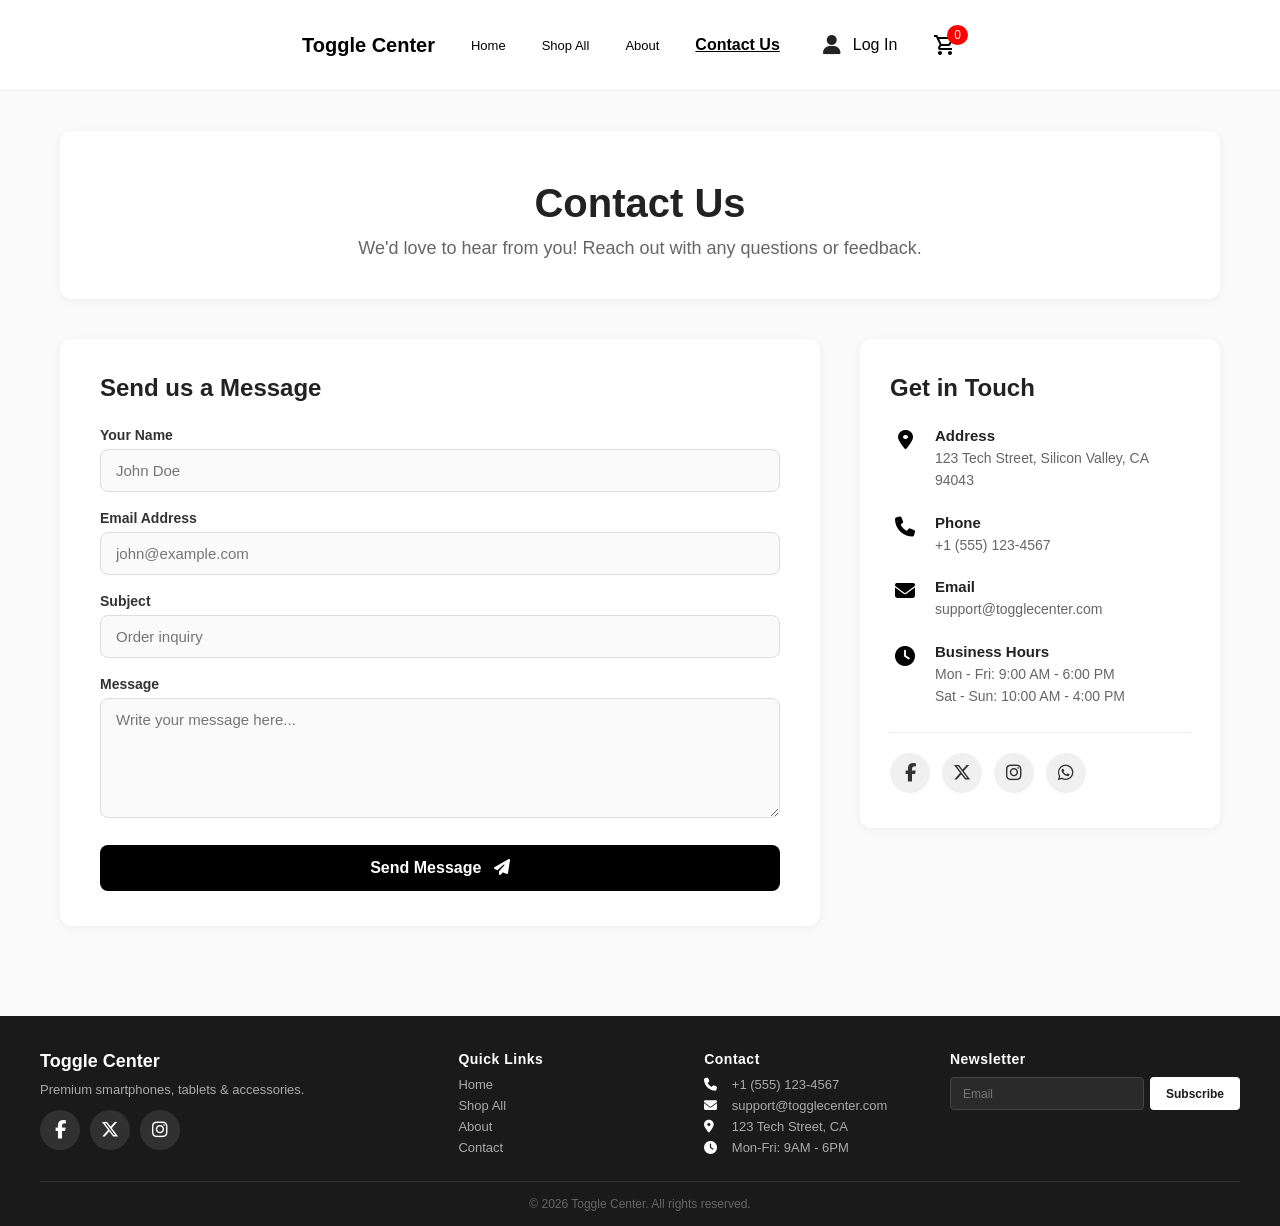
<file: phone/contact.html>
<!DOCTYPE html>
<html lang="en">
<head>
  <meta charset="UTF-8" />
  <meta name="viewport" content="width=device-width, initial-scale=1.0" />
  <title>Contact Us - Toggle Center</title>
  <link rel="stylesheet" href="https://cdnjs.cloudflare.com/ajax/libs/font-awesome/6.5.1/css/all.min.css" />
  <link rel="stylesheet" href="styles/contact.css" />
</head>
<body>
  <!-- NAVIGATION -->
  <nav>
    <ul class="sidebar" id="sidebar">
      <li class="sidebar-top">
        <button type="button" class="closeBtn" onclick="hideSidebar()" aria-label="Close menu">
          ✖
        </button>
      </li>
      <li class="nav-menu" id="sidebarNavUser">
        <a href="login.html" style="display: flex; gap: 10px; align-items: center;">
          <span id="sidebarNavUserIcon" style="display: inline-flex; align-items: center; justify-content: center; width: 32px; height: 32px; font-size: 20px; color: #222;">
            <i class="fas fa-user"></i>
          </span>
          <span id="sidebarNavUserAvatar" style="display: none; align-items: center; justify-content: center; width: 32px; height: 32px; background: #4457e7; color: white; border-radius: 50%; font-size: 16px; font-weight: 600; text-transform: uppercase;"></span>
          <span id="sidebarNavUserText">Log In</span>
        </a>
      </li>
      <li class="nav-menu"><a href="index.html" data-page="home">Home</a></li>
      <li class="nav-menu"><a href="shopAll.html" data-page="shop">Shop All</a></li>
      <li class="nav-menu"><a href="about.html" data-page="about">About</a></li>
      <li class="nav-menu"><a href="contact.html" data-page="contact">Contact Us</a></li>
    </ul>

    <ul class="nav-head">
      <li><a href="index.html">
        <h2>Toggle Center</h2>
      </a></li>
      <li class="nav-menu hideOnMobile"><a href="index.html" data-page="home">Home</a></li>
      <li class="nav-menu hideOnMobile"><a href="shopAll.html" data-page="shop">Shop All</a></li>
      <li class="nav-menu hideOnMobile"><a href="about.html" data-page="about">About</a></li>
      <li class="nav-menu hideOnMobile"><a href="contact.html" data-page="contact">Contact Us</a></li>
      
      <li class="hideOnMobile" id="navUser">
        <a href="login.html" style="display: flex; gap: 5px; align-items: center;">
          <span id="navUserIcon" style="display: inline-flex; align-items: center; justify-content: center; width: 32px; height: 32px; font-size: 20px; color: #222;">
            <i class="fas fa-user"></i>
          </span>
          <span id="navUserAvatar" style="display: none; align-items: center; justify-content: center; width: 32px; height: 32px; background: #4457e7; color: white; border-radius: 50%; font-size: 16px; font-weight: 600; text-transform: uppercase;"></span>
          <span id="navUserText">Log In</span>
        </a>
      </li>
      
      <li>
        <a href="cart.html" data-page="cart">
          <img src="Image/shopping_cart_24dp_000000.svg" alt="Cart">
          <span id="cart-count">0</span>
        </a>
      </li>
      <li class="menu-button" onclick="showSidebar()"><a href="#">
        <img src="Image/menu.png" alt="">
      </a></li>
    </ul>
  </nav>

  <!-- CONTACT CONTENT -->
  <div class="contact-container">
    <section class="contact-hero fade-in">
      <h1>Contact Us</h1>
      <p>We'd love to hear from you! Reach out with any questions or feedback.</p>
    </section>

    <section class="contact-content">
      <!-- Contact Form -->
      <div class="contact-form slide-left">
        <h2>Send us a Message</h2>
        <form id="contactForm">
          <div class="form-group">
            <label for="name">Your Name</label>
            <input type="text" id="name" placeholder="John Doe" required />
          </div>
          
          <div class="form-group">
            <label for="email">Email Address</label>
            <input type="email" id="email" placeholder="john@example.com" required />
          </div>
          
          <div class="form-group">
            <label for="subject">Subject</label>
            <input type="text" id="subject" placeholder="Order inquiry" required />
          </div>
          
          <div class="form-group">
            <label for="message">Message</label>
            <textarea id="message" rows="5" placeholder="Write your message here..." required></textarea>
          </div>
          
          <button type="submit" class="submit-btn">Send Message <i class="fas fa-paper-plane"></i></button>
        </form>
      </div>

      <!-- Contact Info -->
      <div class="contact-info slide-right">
        <h2>Get in Touch</h2>
        
        <div class="info-item">
          <span class="info-icon"><i class="fas fa-map-marker-alt"></i></span>
          <div>
            <h4>Address</h4>
            <p>123 Tech Street, Silicon Valley, CA 94043</p>
          </div>
        </div>
        
        <div class="info-item">
          <span class="info-icon"><i class="fas fa-phone"></i></span>
          <div>
            <h4>Phone</h4>
            <p>+1 (555) 123-4567</p>
          </div>
        </div>
        
        <div class="info-item">
          <span class="info-icon"><i class="fas fa-envelope"></i></span>
          <div>
            <h4>Email</h4>
            <p>support@togglecenter.com</p>
          </div>
        </div>
        
        <div class="info-item">
          <span class="info-icon"><i class="fas fa-clock"></i></span>
          <div>
            <h4>Business Hours</h4>
            <p>Mon - Fri: 9:00 AM - 6:00 PM</p>
            <p>Sat - Sun: 10:00 AM - 4:00 PM</p>
          </div>
        </div>

        <div class="social-links">
          <a href="https://facebook.com" target="_blank"><i class="fab fa-facebook-f"></i></a>
          <a href="https://x.com" target="_blank"><i class="fa-brands fa-x-twitter"></i></a>
          <a href="https://instagram.com" target="_blank"><i class="fab fa-instagram"></i></a>
          <a href="https://youtube.com" target="_blank"><i class="fab fa-whatsapp"></i></a>
        </div>
      </div>
    </section>
  </div>

  <!-- TOAST -->
  <div id="toast"></div>

  <!-- FOOTER -->
  <footer class="footer">
    <div class="footer-container">
      <div class="footer-section">
        <h3>Toggle Center</h3>
        <p>Premium smartphones, tablets &amp; accessories.</p>
        <div class="footer-social">
          <a href="https://facebook.com" target="_blank"><i class="fab fa-facebook-f"></i></a>
          <a href="https://x.com" target="_blank"><i class="fa-brands fa-x-twitter"></i></a>
          <a href="https://instagram.com" target="_blank"><i class="fab fa-instagram"></i></a>
          <!-- <a href="https://youtube.com" target="_blank"><i class="fab fa-youtube"></i></a> -->
        </div>
      </div>

      <div class="footer-section">
        <h4>Quick Links</h4>
        <ul>
          <li><a href="index.html">Home</a></li>
          <li><a href="shopAll.html">Shop All</a></li>
          <li><a href="about.html">About</a></li>
          <li><a href="contact.html">Contact</a></li>
        </ul>
      </div>

      <div class="footer-section">
        <h4>Contact</h4>
        <ul>
          <li><i class="fas fa-phone"></i> +1 (555) 123-4567</li>
          <li><i class="fas fa-envelope"></i> support@togglecenter.com</li>
          <li><i class="fas fa-map-marker-alt"></i> 123 Tech Street, CA</li>
          <li><i class="fas fa-clock"></i> Mon-Fri: 9AM - 6PM</li>
        </ul>
      </div>

      <div class="footer-section">
        <h4>Newsletter</h4>
        <div class="newsletter-form">
          <input type="email" id="newsletterEmail" placeholder="Email" />
          <button type="button" id="newsletterBtn">Subscribe</button>
        </div>
        <p id="newsletterMessage" style="font-size: 12px; color: #888; margin-top: 8px;"></p>
      </div>
    </div>
    <div class="footer-bottom">
      <p>&copy; 2026 Toggle Center. All rights reserved.</p>
    </div>
  </footer>

  <script src="scripts/contact.js"></script>
</body>
</html>
</file>
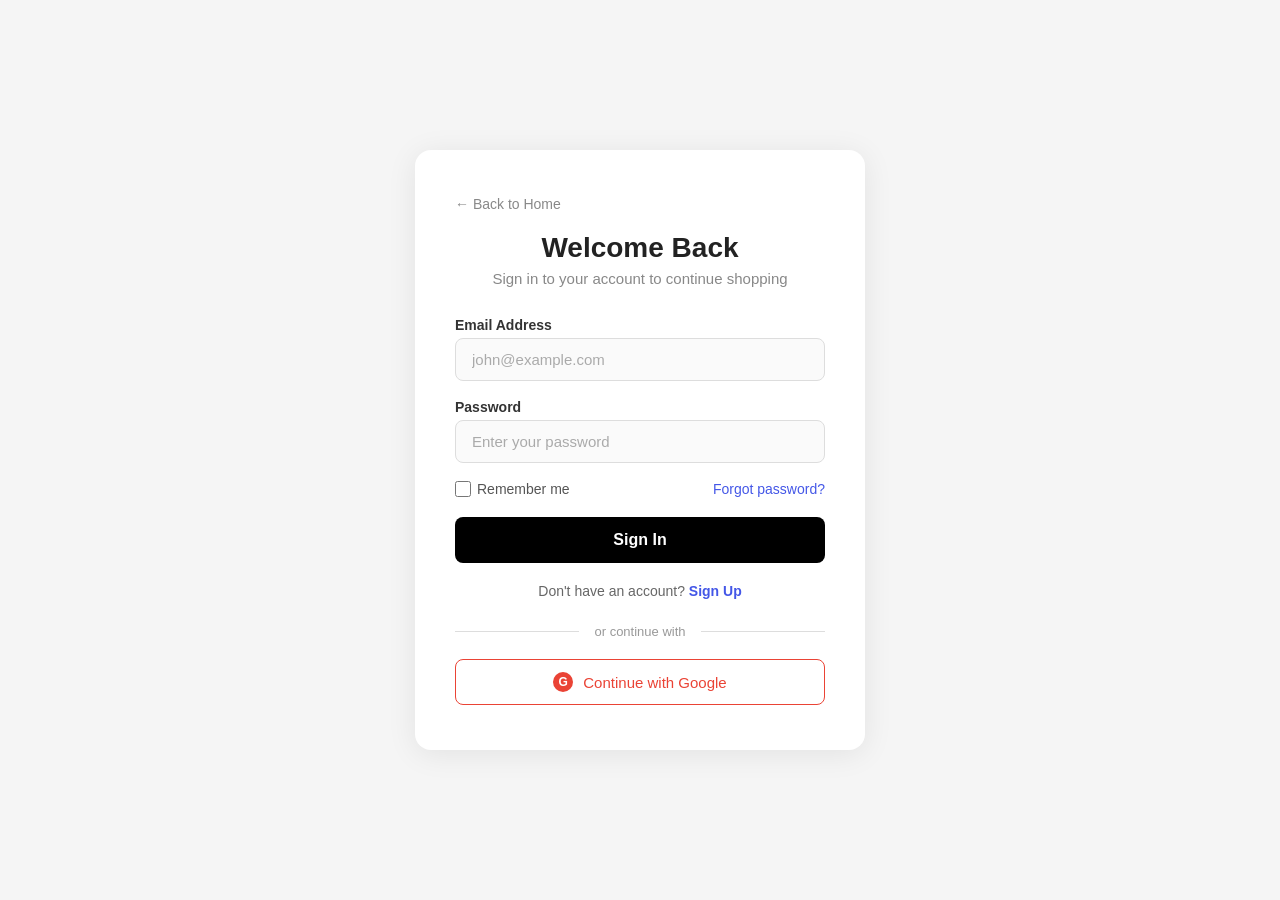
<file: phone/login.html>
<!DOCTYPE html>
<html lang="en">
<head>
  <meta charset="UTF-8" />
  <meta name="viewport" content="width=device-width, initial-scale=1.0" />
  <title>Login - Toggle Center</title>
  <link rel="stylesheet" href="styles/auth.css" />
</head>
<body>
  <!-- LOGIN FORM -->
  <div class="auth-container">
    <div class="auth-box">
      <a href="index.html" class="back-home">← Back to Home</a>
      
      <div class="auth-header">
        <h1>Welcome Back</h1>
        <p>Sign in to your account to continue shopping</p>
      </div>

      <form id="loginForm">
        <div class="form-group">
          <label for="loginEmail">Email Address</label>
          <input type="email" id="loginEmail" placeholder="john@example.com" required />
        </div>

        <div class="form-group">
          <label for="loginPassword">Password</label>
          <input type="password" id="loginPassword" placeholder="Enter your password" required />
        </div>

        <div class="form-options">
          <label class="remember-me">
            <input type="checkbox" id="rememberMe" /> Remember me
          </label>
          <a href="#" class="forgot-password">Forgot password?</a>
        </div>

        <button type="submit" class="auth-btn">Sign In</button>
      </form>

      <div class="auth-footer">
        <p>Don't have an account? <a href="signup.html">Sign Up</a></p>
      </div>

      <div class="auth-divider">
        <span>or continue with</span>
      </div>

      <div class="social-login">
        <button class="social-btn google">Continue with Google</button>
      </div>
    </div>
  </div>

  <!-- TOAST NOTIFICATION -->
  <div id="toast"></div>

  <script src="scripts/auth.js"></script>
</body>
</html>
</file>
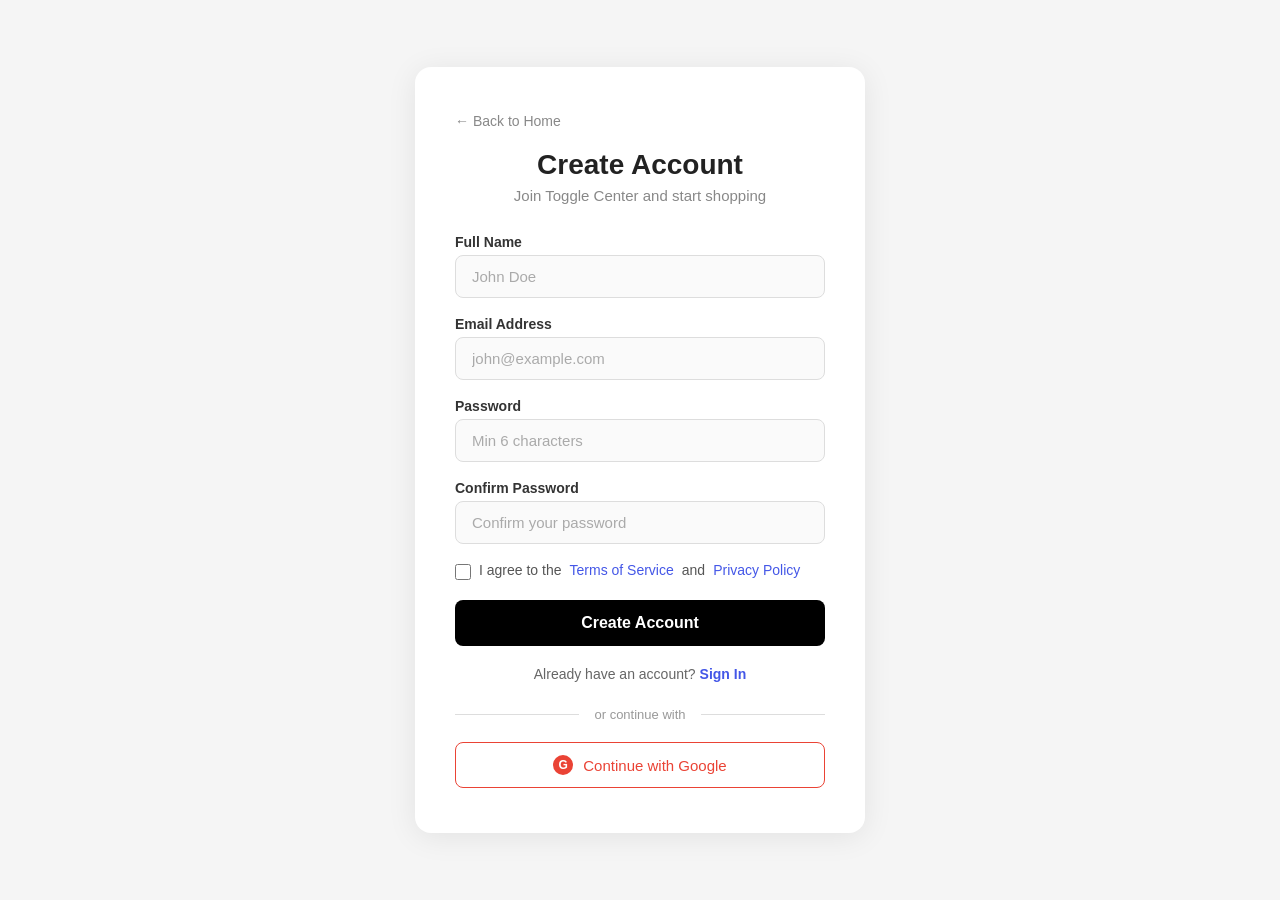
<file: phone/signup.html>
<!DOCTYPE html>
<html lang="en">
<head>
  <meta charset="UTF-8" />
  <meta name="viewport" content="width=device-width, initial-scale=1.0" />
  <title>Sign Up - Toggle Center</title>
  <link rel="stylesheet" href="styles/auth.css" />
</head>
<body>
  <!-- SIGN UP FORM -->
  <div class="auth-container">
    <div class="auth-box">
      <a href="index.html" class="back-home">← Back to Home</a>
      
      <div class="auth-header">
        <h1>Create Account</h1>
        <p>Join Toggle Center and start shopping</p>
      </div>

      <form id="signupForm">
        <div class="form-group">
          <label for="signupName">Full Name</label>
          <input type="text" id="signupName" placeholder="John Doe" required />
        </div>

        <div class="form-group">
          <label for="signupEmail">Email Address</label>
          <input type="email" id="signupEmail" placeholder="john@example.com" required />
        </div>

        <div class="form-group">
          <label for="signupPassword">Password</label>
          <input type="password" id="signupPassword" placeholder="Min 6 characters" required />
        </div>

        <div class="form-group">
          <label for="signupConfirmPassword">Confirm Password</label>
          <input type="password" id="signupConfirmPassword" placeholder="Confirm your password" required />
        </div>

        <div class="form-terms">
          <label>
            <input type="checkbox" id="termsCheckbox" required /> 
            I agree to the <a href="#">Terms of Service</a> and <a href="#">Privacy Policy</a>
          </label>
        </div>

        <button type="submit" class="auth-btn">Create Account</button>
      </form>

      <div class="auth-footer">
        <p>Already have an account? <a href="login.html">Sign In</a></p>
      </div>

      <div class="auth-divider">
        <span>or continue with</span>
      </div>

      <div class="social-login">
        <button class="social-btn google">Continue with Google</button>
      </div>
    </div>
  </div>

  <!-- TOAST NOTIFICATION -->
  <div id="toast"></div>

  <script src="scripts/auth.js"></script>
</body>
</html>
</file>
<file: phone/styles/style.css>
* {
  padding: 0;
  margin: 0;
  box-sizing: border-box;
}

body {
  min-height: 100vh;
  margin-bottom: 0;
  font-family: 'Segoe UI', Tahoma, Geneva, Verdana, sans-serif;
}

/* NAVIGATION */
nav {
  width: 100%;
  padding: 20px 0;
}

nav h2 {
  font-size: 20px;
}

nav ul {
  width: 100%;
  list-style: none;
  display: flex;
  justify-content: center;
  align-items: center;
}

nav li {
  height: 50px;
}

nav a {
  height: 100%;
  padding: 0 18px;
  text-decoration: none;
  display: flex;
  align-items: center;
  color: black;
  transition: 1.3s color;
}

nav .nav-menu {
  font-size: 13px;
  margin: 0;
}

.sidebar {
  position: fixed;
  top: 0;
  right: 0;
  height: 100vh;
  width: min(320px, 85vw);
  z-index: 9999;
  background: rgba(255, 255, 255, 0.9);
  backdrop-filter: blur(10px);
  display: flex;
  flex-direction: column;
  align-items: flex-start;
  justify-content: flex-start;
  transform: translateX(100%);
  transition: transform 0.3s ease;
}

.sidebar.open {
  transform: translateX(0);
}

.sidebar-top {
  width: 100%;
  display: flex;
  justify-content: flex-end;
  padding: 12px;
}

.sidebar-top button {
  border: none;
  background: transparent;
  padding: 8px 10px;
  cursor: pointer;
  font-size: 18px;
}

nav a.active,
.sidebar a.active {
  font-weight: 700;
  font-size: 16px;
  text-decoration: underline;
}

.sidebar a {
  font-size: 15px;
  padding: 0 80px;
  text-align: center;
}

.sidebar a.active {
  background: rgba(67, 87, 231, 0.12);
  border-radius: 10px;
  text-decoration: none;
}

.menu-button {
  display: none;
}

/* CART COUNT BADGE */
#cart-count {
  background: red;
  color: white;
  font-size: 12px;
  padding: 3px 7px;
  border-radius: 50%;
  position: relative;
  top: -10px;
  left: -8px;
  display: inline-block;
  transition: transform 0.2s ease;
  min-width: 20px;
  text-align: center;
}

#cart-count.bump {
  animation: bump 0.3s ease;
}

@keyframes bump {
  0% { transform: scale(1); }
  50% { transform: scale(1.4); }
  100% { transform: scale(1); }
}

/* CONTAINER */
.container {
  max-width: 1209px;
  width: 92%;
  background-color: #f5f5f5;
  margin: 0 auto;
  padding: 30px 40px;
  border-radius: 0;
}

/* CAROUSEL BANNER */
.banner-carousel {
  position: relative;
  border-radius: 20px;
  overflow: hidden;
  margin-bottom: 30px;
  min-height: 420px;
}

.carousel-track {
  position: relative;
  width: 100%;
  height: 100%;
}

.carousel-slide {
  display: none;
  padding: 40px 50px;
  min-height: 420px;
  align-items: center;
  background-size: cover;
  background-position: center;
  background-repeat: no-repeat;
  position: relative;
}

.carousel-slide.active {
  display: flex;
  animation: fadeIn 0.6s ease;
}

@keyframes fadeIn {
  0% { opacity: 0; transform: scale(1.05); }
  100% { opacity: 1; transform: scale(1); }
}

.slide-overlay {
  position: absolute;
  top: 0;
  left: 0;
  right: 0;
  bottom: 0;
  background: rgba(0, 0, 0, 0.5);
  z-index: 1;
}

.slide-content {
  display: flex;
  align-items: center;
  width: 100%;
  gap: 40px;
  position: relative;
  z-index: 2;
  justify-content: center;
}

.slide-text {
  flex: 1;
  color: white;
  text-align: center;
}

.slide-badge {
  display: inline-block;
  background: rgba(255, 255, 255, 0.2);
  padding: 6px 18px;
  border-radius: 30px;
  font-size: 12px;
  font-weight: 600;
  text-transform: uppercase;
  letter-spacing: 1px;
  margin-bottom: 15px;
  backdrop-filter: blur(10px);
  border: 1px solid rgba(255, 255, 255, 0.2);
}

.slide-text h1 {
  font-size: 44px;
  font-weight: 800;
  line-height: 1.2;
  margin-bottom: 12px;
}

.slide-text h1 span {
  color: #ffe66d;
  text-shadow: 0 2px 10px rgba(255, 230, 109, 0.3);
}

.slide-text p {
  font-size: 16px;
  opacity: 0.9;
  margin-bottom: 25px;
  max-width: 500px;
  line-height: 1.6;
  margin-left: auto;
  margin-right: auto;
}

.slide-buttons {
  display: flex;
  gap: 15px;
  flex-wrap: wrap;
  justify-content: center;
}

.btn-shop {
  display: inline-block;
  padding: 14px 36px;
  background: #ffe66d;
  color: #1a1a1a;
  text-decoration: none;
  border-radius: 50px;
  font-weight: 700;
  font-size: 16px;
  transition: all 0.3s ease;
  box-shadow: 0 4px 15px rgba(255, 230, 109, 0.4);
}

.btn-shop:hover {
  transform: translateY(-3px);
  box-shadow: 0 8px 30px rgba(255, 230, 109, 0.5);
  background: #ffed85;
}

.btn-chat {
  display: inline-block;
  padding: 14px 36px;
  background: rgba(255, 255, 255, 0.2);
  color: white;
  text-decoration: none;
  border-radius: 50px;
  font-weight: 600;
  font-size: 16px;
  transition: all 0.3s ease;
  border: 2px solid rgba(255, 255, 255, 0.3);
  backdrop-filter: blur(10px);
}

.btn-chat:hover {
  background: rgba(255, 255, 255, 0.35);
  transform: translateY(-3px);
  border-color: rgba(255, 255, 255, 0.6);
}

/* Dots */
.carousel-dots {
  position: absolute;
  bottom: 20px;
  left: 50%;
  transform: translateX(-50%);
  display: flex;
  gap: 10px;
  z-index: 10;
}

.carousel-dots .dot {
  width: 12px;
  height: 12px;
  border-radius: 50%;
  background: rgba(255, 255, 255, 0.4);
  cursor: pointer;
  transition: all 0.3s ease;
}

.carousel-dots .dot.active {
  background: #fff;
  width: 30px;
  border-radius: 6px;
}

.carousel-dots .dot:hover {
  background: rgba(255, 255, 255, 0.8);
}

/* PRODUCTS SECTION */
.products {
  width: 100%;
}

.mobile-heading {
  display: flex;
  align-items: last baseline;
}

.mobile-heading h1 {
  font-size: 40px;
  font-weight: 900;
  line-height: 38px;
  letter-spacing: -1px;
  width: 350px;
}

.mobile-line {
  width: 70%;
  height: 1px;
  margin-bottom: 30px;
  border: 4px solid black;
  border-top: none;
  border-right: none;
  border-left: none;
}

/* PHONE ROW / PRODUCT GRID */
.phone-row {
  display: grid;
  gap: 16px;
  justify-content: center;
  grid-template-columns: repeat(5, minmax(0, 1fr));
  max-width: 1200px;
  margin-bottom: 40px;
}

/* PRODUCT CARDS  */
.product {
  text-align: center;
  padding: 15px;
  background: white;
  border-radius: 10px;
  box-shadow: 0 2px 10px rgba(0, 0, 0, 0.05);
  display: flex;
  flex-direction: column;
  position: relative;
  
  /* Start hidden - will be shown by JavaScript on scroll */
  opacity: 0;
  transform: translateY(30px);
  transition: opacity 0.7s ease, transform 0.7s ease;
}

/* Hover effect - subtle */
.product:hover {
  transform: translateY(-5px);
  box-shadow: 0 8px 25px rgba(0, 0, 0, 0.1);
  transition: all 0.3s ease;
}

.product:hover img {
  transform: scale(1.03);
}

.product img {
  width: 100%;
  max-width: 180px;
  height: auto;
  margin: 0 auto;
  transition: transform 0.3s ease;
}

.product h5 {
  font-size: 16px;
  margin: 10px 0 5px;
  min-height: 40px;
}

.product .price {
  font-size: 18px;
  font-weight: 600;
  color: #222;
  margin: 5px 0 10px;
}

/* ADD TO CART BUTTON */
.add-to-cart {
  width: 100%;
  padding: 10px 12px;
  background: #000;
  color: #fff;
  border: none;
  border-radius: 6px;
  font-size: 14px;
  font-weight: 600;
  cursor: pointer;
  transition: background 0.3s ease, transform 0.2s ease;
  margin-top: auto;
}

.add-to-cart:hover {
  background: #333;
  transform: scale(1.02);
}

.add-to-cart:active {
  transform: scale(0.97);
}

/* Cart Bounce Animation */
@keyframes cartBounce {
  0% { transform: scale(1); }
  30% { transform: scale(1.2); }
  50% { transform: scale(0.9); }
  70% { transform: scale(1.05); }
  100% { transform: scale(1); }
}

.cart-bounce {
  animation: cartBounce 0.6s ease;
}

/* PRODUCT LABELS */
.product.best-phone-label,
.product.best-tablet-label,
.product.new-arrival-label {
  position: relative;
}

.best-phone-label span,
.best-tablet-label .sale-span,
.new-arrival-label span {
  position: absolute;
  top: 10px;
  left: 10px;
  background: #4457e7;
  color: white;
  font-size: 12px;
  font-weight: 600;
  padding: 4px 12px;
  border-radius: 4px;
  z-index: 2;
}

.best-tablet-label .sale-span {
  background: #e74c3c;
}

.new-arrival-label span {
  background: #2ecc71;
}

/* MORE BUTTON */
.more-btn {
  display: block;
  margin: 0 auto 40px;
  background: #4457e7;
  border: none;
  padding: 12px 30px;
  color: white;
  font-size: 15px;
  font-weight: 600;
  border-radius: 8px;
  cursor: pointer;
  transition: 0.5s background-color;
}

.more-btn:hover {
  background: black;
}

/* BRANDS SECTION */
.brands-container {
  max-width: 1209px;
  width: 92%;
  margin: 0 auto;
  padding: 30px 40px;
  background-color: rgb(194, 194, 194);
  color: rgb(107, 103, 103);
}

.brands-heading {
  display: flex;
  align-items: last baseline;
}

.brands-heading h1 {
  font-size: 45px;
  font-weight: 900;
  line-height: 38px;
  letter-spacing: -1px;
}

.brands-line {
  width: 100%;
  height: 1px;
  margin-left: 10px;
  margin-bottom: 30px;
  border: 4px solid rgb(107, 103, 103);
  border-top: none;
  border-right: none;
  border-left: none;
}

.brands-grid {
  display: grid;
  grid-template-columns: repeat(4, minmax(0, 1fr));
  gap: 18px;
  align-items: center;
}

.brands-grid img {
  width: 100%;
  max-width: 130px;
  height: auto;
  margin: auto;
  opacity: 0.9;
  transition: opacity 0.3s ease;
}

.brands-grid img:hover {
  opacity: 1;
}

/* TOAST NOTIFICATION */
#toast {
  position: fixed;
  bottom: 30px;
  right: 30px;
  background: #222;
  color: white;
  padding: 14px 24px;
  border-radius: 10px;
  font-size: 15px;
  opacity: 0;
  pointer-events: none;
  transition: all 0.3s ease;
  z-index: 9999;
  box-shadow: 0 8px 30px rgba(0, 0, 0, 0.3);
  transform: translateY(20px);
  max-width: 350px;
  width: auto;
}

#toast.show {
  opacity: 1;
  transform: translateY(0);
  pointer-events: auto;
}

/* FOOTER */
.footer {
  background: #1a1a1a;
  color: #fff;
  padding: 35px 20px 0;
  margin-top: 50px;
}

.footer-container {
  max-width: 1200px;
  margin: 0 auto;
  display: grid;
  grid-template-columns: 1.8fr 1fr 1fr 1.2fr;
  gap: 30px;
  padding-bottom: 20px;
  border-bottom: 1px solid #333;
}

.footer-section h3 {
  font-size: 18px;
  margin-bottom: 8px;
  color: #fff;
}

.footer-section h4 {
  font-size: 14px;
  margin-bottom: 10px;
  color: #fff;
  letter-spacing: 0.5px;
}

.footer-section p {
  font-size: 13px;
  color: #aaa;
  line-height: 1.5;
  max-width: 280px;
}

.footer-section ul {
  list-style: none;
  padding: 0;
}

.footer-section ul li {
  margin-bottom: 6px;
}

.footer-section ul li a {
  color: #aaa;
  text-decoration: none;
  font-size: 13px;
  transition: color 0.3s ease;
}

.footer-section ul li a:hover {
  color: #fff;
}

.footer-section ul li {
  color: #aaa;
  font-size: 13px;
}

.footer-section ul li i {
  width: 24px;
  color: white;
  /* margin-right: 8px; */
}

.footer-social {
  display: flex;
  gap: 10px;
  margin-top: 10px;
}

.footer-social a {
  display: inline-flex;
  align-items: center;
  justify-content: center;
  width: 40px;
  height: 40px;
  background: rgba(255, 255, 255, 0.1);
  border-radius: 50%;
  transition: all 0.3s ease;
  text-decoration: none;
}

.footer-social a:hover {
  background: #4457e7;
  transform: translateY(-3px);
}

.footer-social a i {
  font-size: 18px;
  color: white;
}

/* Newsletter */
.newsletter-form {
  display: flex;
  gap: 6px;
  margin-top: 5px;
}

.newsletter-form input {
  flex: 1;
  padding: 8px 12px;
  border: 1px solid #444;
  border-radius: 4px;
  background: #2a2a2a;
  color: #fff;
  font-size: 13px;
  outline: none;
  transition: border-color 0.3s ease;
  min-width: 0;
}

.newsletter-form input:focus {
  border-color: #666;
}

.newsletter-form input::placeholder {
  color: #777;
  font-size: 12px;
}

.newsletter-form button {
  padding: 8px 16px;
  background: #fff;
  color: #1a1a1a;
  border: none;
  border-radius: 4px;
  font-weight: 600;
  font-size: 12px;
  cursor: pointer;
  transition: background 0.3s ease;
  white-space: nowrap;
}

.newsletter-form button:hover {
  background: #ddd;
}

.footer-bottom {
  max-width: 1200px;
  margin: 0 auto;
  text-align: center;
  padding: 15px 0;
}

.footer-bottom p {
  color: #666;
  font-size: 12px;
}

/* RESPONSIVE */
@media(max-width: 1024px) {
  .banner-carousel {
    min-height: 360px;
  }

  .carousel-slide {
    min-height: 360px;
    padding: 30px 35px;
  }

  .slide-text h1 {
    font-size: 36px;
  }

  .phone-row {
    grid-template-columns: repeat(3, 1fr);
  }
}

@media(max-width: 800px) {
  .hideOnMobile {
    display: none;
  }

  .menu-button {
    display: block;
  }

  nav {
    width: 100%;
    margin-top: -10px;
  }

  nav li:first-child {
    margin-right: auto;
  }

  nav h2 {
    font-size: 22px;
  }

  .sidebar {
    width: min(320px, 85vw);
    padding: 0 20px;
  }

  .container {
    padding: 15px 10px;
    width: 100%;
  }

  .banner-carousel {
    min-height: auto;
    border-radius: 16px;
  }

  .carousel-slide {
    min-height: auto;
    padding: 30px 25px;
  }

  .carousel-dots {
    bottom: 8px;
    gap: 8px;
  }

  .carousel-dots .dot {
    width: 10px;
    height: 10px;
  }

  .carousel-dots .dot.active {
    width: 24px;
  }

  .slide-text h1 {
    font-size: 30px;
  }

  .slide-text p {
    max-width: 100%;
  }

  .slide-buttons {
    justify-content: center;
  }

  .btn-shop,
  .btn-chat {
    padding: 12px 28px;
    font-size: 14px;
  }

  .mobile-heading h1 {
    width: 100%;
    font-size: 22px;
    line-height: 28px;
  }

  .mobile-heading {
    width: 100%;
    margin-left: 30px;
  }

  .mobile-line {
    margin-right: 80px;
    width: 60%;
  }

  .phone-row {
    grid-template-columns: repeat(2, 1fr);
    padding: 0 20px;
  }

  .product {
    padding: 12px;
  }

  .product h5 {
    font-size: 14px;
    min-height: 36px;
  }

  .product .price {
    font-size: 15px;
  }

  .brands-container {
    padding: 30px 20px;
    width: 100%;
  }

  .brands-heading h1 {
    width: 180px;
    font-size: 22px;
    line-height: 28px;
  }

  .brands-line {
    width: 100%;
  }

  .brands-grid {
    grid-template-columns: repeat(2, 1fr);
  }

  .footer {
    padding: 25px 20px 0;
    width: 100%;
  }

  .footer-container {
    grid-template-columns: 1fr 1fr;
    gap: 25px;
  }

  .footer-section p {
    max-width: 100%;
  }

  /* Toast responsive - bottom centered */
  #toast {
    bottom: 20px;
    right: 50%;
    transform: translateX(50%) translateY(20px);
    max-width: 90%;
    width: 90%;
    text-align: center;
    left: auto;
    padding: 12px 18px;
    font-size: 14px;
  }
  
  #toast.show {
    transform: translateX(50%) translateY(0);
  }
}

@media(max-width: 480px) {
  .carousel-slide {
    padding: 25px 18px;
  }

  .carousel-dots {
    bottom: 6px;
    gap: 6px;
  }

  .carousel-dots .dot {
    width: 8px;
    height: 8px;
  }

  .carousel-dots .dot.active {
    width: 18px;
  }

  .slide-text h1 {
    font-size: 24px;
  }

  .slide-badge {
    font-size: 10px;
    padding: 4px 12px;
  }

  .slide-text p {
    font-size: 14px;
  }

  .btn-shop,
  .btn-chat {
    padding: 10px 20px;
    font-size: 13px;
  }

  .phone-row {
    grid-template-columns: repeat(2, 1fr);
    padding: 0 10px;
    gap: 12px;
  }

  .product {
    max-width: 280px;
    margin: 0 auto;
    width: 100%;
  }

  .product img {
    max-width: 150px;
  }

  .mobile-heading {
    margin-left: 10px;
  }

  .mobile-heading h1 {
    font-size: 18px;
    line-height: 24px;
  }

  .mobile-line {
    width: 40%;
    margin-right: 20px;
  }

  .brands-container {
    padding: 20px 15px;
  }

  .brands-heading h1 {
    font-size: 22px;
  }

  .brands-grid {
    gap: 12px;
  }

  .brands-grid img {
    max-width: 80px;
  }

  .footer {
    padding: 25px 15px 0;
  }

  .footer-container {
    grid-template-columns: 1fr;
    gap: 20px;
    text-align: center;
  }

  .footer-social {
    justify-content: center;
  }

  .footer-section p {
    max-width: 100%;
    text-align: center;
  }

  .newsletter-form {
    flex-direction: column;
    max-width: 280px;
    margin: 5px auto 0;
  }

  .newsletter-form input {
    width: 100%;
  }

  .newsletter-form button {
    width: 100%;
  }

  .footer-bottom p {
    font-size: 11px;
  }

  .more-btn {
    padding: 10px 20px;
    font-size: 13px;
  }

  /* Toast for very small screens */
  #toast {
    bottom: 15px;
    right: 15px;
    left: auto;
    max-width: calc(100% - 30px);
    padding: 10px 14px;
    font-size: 13px;
    border-radius: 8px;
  }
}

@media(max-width: 360px) {
  .phone-row {
    grid-template-columns: 1fr;
    padding: 0 10px;
    gap: 15px;
  }

  .slide-text h1 {
    font-size: 20px;
  }

  .btn-shop,
  .btn-chat {
    padding: 8px 16px;
    font-size: 12px;
  }

  .product h5 {
    font-size: 12px;
    min-height: 32px;
  }

  .product .price {
    font-size: 13px;
  }

  .add-to-cart {
    font-size: 12px;
    padding: 8px;
  }

  .brands-grid img {
    max-width: 60px;
  }
}
</file>
<file: phone/styles/about.css>
/* RESET */
* {
  padding: 0;
  margin: 0;
  box-sizing: border-box;
}

body {
  font-family: -apple-system, BlinkMacSystemFont, 'Segoe UI', Roboto, Oxygen,
    Ubuntu, Cantarell, 'Open Sans', 'Helvetica Neue', sans-serif;
  color: #222;
  background: #fafafa;
}

/* NAVIGATION */
nav {
  width: 100%;
  padding: 20px 0;
  background: #fff;
  border-bottom: 1px solid #eee;
}

nav h2 {
  font-size: 20px;
}

nav ul {
  width: 100%;
  list-style: none;
  display: flex;
  justify-content: center;
  align-items: center;
}

nav li {
  height: 50px;
}

nav a {
  height: 100%;
  padding: 0 18px;
  text-decoration: none;
  display: flex;
  align-items: center;
  color: black;
  transition: 1.3s color;
}

nav .nav-menu {
  font-size: 13px;
  margin: 0;
}

.sidebar {
  position: fixed;
  top: 0;
  right: 0;
  height: 100vh;
  width: min(320px, 85vw);
  z-index: 9999;
  background: rgba(255, 255, 255, 0.95);
  backdrop-filter: blur(10px);
  display: flex;
  flex-direction: column;
  align-items: flex-start;
  justify-content: flex-start;
  transform: translateX(100%);
  transition: transform 0.3s ease;
}

.sidebar.open {
  transform: translateX(0);
}

.sidebar-top {
  width: 100%;
  display: flex;
  justify-content: flex-end;
  padding: 12px;
}

.sidebar-top button {
  border: none;
  background: transparent;
  padding: 8px 10px;
  cursor: pointer;
  font-size: 18px;
}

.sidebar li {
  width: 100%;
  list-style: none;
}

nav a.active,
.sidebar a.active {
  font-weight: 700;
  font-size: 16px;
  text-decoration: underline;
}

.sidebar a {
  font-size: 15px;
  padding: 0 80px;
  text-align: center;
}

.sidebar a.active {
  background: rgba(67, 87, 231, 0.12);
  border-radius: 10px;
  /* font-weight: 600; */
  text-decoration: none;
}

.menu-button {
  display: none;
}

#cart-count {
  background: red;
  color: white;
  font-size: 12px;
  padding: 3px 7px;
  border-radius: 50%;
  position: relative;
  top: -10px;
  left: -10px;
  transition: transform 0.2s ease;
  display: inline-block;
}

#cart-count.bump {
  animation: bump 0.3s ease;
}

@keyframes bump {
  0% { transform: scale(1); }
  50% { transform: scale(1.4); }
  100% { transform: scale(1); }
}

/* ABOUT CONTAINER */
.about-container {
  max-width: 1100px;
  margin: 0 auto;
  padding: 40px 20px;
  min-height: 70vh;
}

/* ABOUT HERO */
.about-hero {
  text-align: center;
  padding: 50px 20px 40px;
  background: white;
  border-radius: 12px;
  margin-bottom: 40px;
  box-shadow: 0 2px 10px rgba(0, 0, 0, 0.05);
}

.about-hero h1 {
  font-size: 40px;
  font-weight: 700;
  margin-bottom: 12px;
}

.about-hero p {
  font-size: 18px;
  color: #666;
  max-width: 600px;
  margin: 0 auto;
}

/* ABOUT CONTENT */
.about-content {
  display: flex;
  flex-direction: column;
  gap: 40px;
}

.about-story,
.about-mission {
  background: white;
  padding: 35px 40px;
  border-radius: 12px;
  box-shadow: 0 2px 10px rgba(0, 0, 0, 0.05);
}

.about-story h2,
.about-mission h2,
.about-values h2 {
  font-size: 26px;
  margin-bottom: 15px;
  color: #222;
}

.about-story p,
.about-mission p {
  font-size: 16px;
  line-height: 1.8;
  color: #555;
  margin-bottom: 12px;
}

.about-story p:last-child {
  margin-bottom: 0;
}

/* ICON STYLES */
.value-icon i {
  font-size: 40px;
  /* color: #4457e7; */
  display: block;
  margin-bottom: 12px;
}

.stat-label i {
  margin-right: 6px;
  /* color: #4457e7; */
}

.footer-section ul li i {
  width: 24px;
  color: #4457e7;
  margin-right: 8px;
}

/* SCROLL ANIMATIONS */
/* Initial state - hidden */
.fade-in,
.slide-left,
.slide-right,
.zoom-in,
.scale-in {
  opacity: 0;
  transition: all 0.8s ease;
}

/* Visible state - when element appears on scroll */
.fade-in.visible {
  opacity: 1;
  transform: translateY(0);
}

.slide-left.visible {
  opacity: 1;
  transform: translateX(0);
}

.slide-right.visible {
  opacity: 1;
  transform: translateX(0);
}

.zoom-in.visible {
  opacity: 1;
  transform: scale(1);
}

.scale-in.visible {
  opacity: 1;
  transform: scale(1);
}

/* Animation types */
.fade-in {
  transform: translateY(30px);
}

.slide-left {
  transform: translateX(-50px);
}

.slide-right {
  transform: translateX(50px);
}

.zoom-in {
  transform: scale(0.8);
}

.scale-in {
  transform: scale(0.5);
}

/* Staggered delays for value cards */
.zoom-in:nth-child(1) { transition-delay: 0.1s; }
.zoom-in:nth-child(2) { transition-delay: 0.2s; }
.zoom-in:nth-child(3) { transition-delay: 0.3s; }
.zoom-in:nth-child(4) { transition-delay: 0.4s; }

.scale-in:nth-child(1) { transition-delay: 0.1s; }
.scale-in:nth-child(2) { transition-delay: 0.2s; }
.scale-in:nth-child(3) { transition-delay: 0.3s; }
.scale-in:nth-child(4) { transition-delay: 0.4s; }

/* VALUES */
.about-values {
  background: white;
  padding: 35px 40px;
  border-radius: 12px;
  box-shadow: 0 2px 10px rgba(0, 0, 0, 0.05);
}

.about-values h2 {
  text-align: center;
}

.values-grid {
  display: grid;
  grid-template-columns: repeat(4, 1fr);
  gap: 25px;
}

.value-card {
  text-align: center;
  padding: 25px 15px;
  background: #fafafa;
  border-radius: 10px;
  transition: transform 0.3s ease, box-shadow 0.3s ease;
}

.value-card:hover {
  transform: translateY(-5px);
  box-shadow: 0 4px 15px rgba(0, 0, 0, 0.08);
}

.value-card h3 {
  font-size: 18px;
  margin-bottom: 8px;
}

.value-card p {
  font-size: 14px;
  color: #666;
  line-height: 1.5;
}

/* STATS */
.about-stats {
  display: grid;
  grid-template-columns: repeat(4, 1fr);
  gap: 20px;
  margin-top: 10px;
}

.stat {
  background: white;
  text-align: center;
  padding: 30px 20px;
  border-radius: 12px;
  box-shadow: 0 2px 10px rgba(0, 0, 0, 0.05);
}

.stat-number {
  display: block;
  font-size: 32px;
  font-weight: 700;
  color: #222;
}

.stat-label {
  display: block;
  font-size: 14px;
  color: #777;
  margin-top: 5px;
}

/* FOOTER */
.footer {
  background: #1a1a1a;
  color: #fff;
  padding: 35px 20px 0;
  margin-top: 50px;
}

.footer-container {
  max-width: 1200px;
  margin: 0 auto;
  display: grid;
  grid-template-columns: 1.8fr 1fr 1fr 1.2fr;
  gap: 30px;
  padding-bottom: 20px;
  border-bottom: 1px solid #333;
}

.footer-section h3 {
  font-size: 18px;
  margin-bottom: 8px;
  color: #fff;
}

.footer-section h4 {
  font-size: 14px;
  margin-bottom: 10px;
  color: #fff;
  letter-spacing: 0.5px;
}

.footer-section p {
  font-size: 13px;
  color: #aaa;
  line-height: 1.5;
  max-width: 280px;
}

.footer-section ul {
  list-style: none;
  padding: 0;
}

.footer-section ul li {
  margin-bottom: 6px;
}

.footer-section ul li a {
  color: #aaa;
  text-decoration: none;
  font-size: 13px;
  transition: color 0.3s ease;
}

.footer-section ul li a:hover {
  color: #fff;
}

.footer-section ul li {
  color: #aaa;
  font-size: 13px;
}

.footer-section ul li i {
  width: 24px;
  color: white;
  /* margin-right: 8px; */
}

.footer-social {
  display: flex;
  gap: 10px;
  margin-top: 10px;
}

.footer-social a {
  display: inline-flex;
  align-items: center;
  justify-content: center;
  width: 40px;
  height: 40px;
  background: rgba(255, 255, 255, 0.1);
  border-radius: 50%;
  transition: all 0.3s ease;
  text-decoration: none;
}

.footer-social a:hover {
  background: #4457e7;
  transform: translateY(-3px);
}

.footer-social a i {
  font-size: 18px;
  color: white;
}

.newsletter-form {
  display: flex;
  gap: 6px;
  margin-top: 5px;
}

.newsletter-form input {
  flex: 1;
  padding: 8px 12px;
  border: 1px solid #444;
  border-radius: 4px;
  background: #2a2a2a;
  color: #fff;
  font-size: 13px;
  outline: none;
}

.newsletter-form input:focus {
  border-color: #666;
}

.newsletter-form input::placeholder {
  color: #777;
  font-size: 12px;
}

.newsletter-form button {
  padding: 8px 16px;
  background: #fff;
  color: #1a1a1a;
  border: none;
  border-radius: 4px;
  font-weight: 600;
  font-size: 12px;
  cursor: pointer;
}

.newsletter-form button:hover {
  background: #ddd;
}

.footer-bottom {
  max-width: 1200px;
  margin: 0 auto;
  text-align: center;
  padding: 15px 0;
}

.footer-bottom p {
  color: #666;
  font-size: 12px;
}

/* RESPONSIVE */
@media(max-width: 800px) {
  .hideOnMobile {
    display: none;
  }

  .menu-button {
    display: block;
  }

  nav {
    width: 100%;
    margin-top: -10px;
  }

  nav li:first-child {
    margin-right: auto;
  }

  nav h2 {
    font-size: 22px;
  }

  .sidebar {
    width: min(320px, 85vw);
    padding: 0 20px;
  }

  .about-hero h1 {
    font-size: 30px;
  }

  .about-hero p {
    font-size: 16px;
  }

  .values-grid {
    grid-template-columns: repeat(2, 1fr);
    gap: 15px;
  }

  .about-stats {
    grid-template-columns: repeat(2, 1fr);
  }

  .about-story,
  .about-mission,
  .about-values {
    padding: 25px 20px;
  }

  .footer-container {
    grid-template-columns: 1fr 1fr;
    gap: 25px;
  }

  .footer-section p {
    max-width: 100%;
  }
}

@media(max-width: 480px) {
  .about-container {
    padding: 20px 15px;
  }

  .about-hero {
    padding: 30px 15px;
  }

  .about-hero h1 {
    font-size: 24px;
  }

  .about-hero p {
    font-size: 14px;
  }

  .about-story h2,
  .about-mission h2,
  .about-values h2 {
    font-size: 20px;
  }

  .about-story p,
  .about-mission p {
    font-size: 14px;
  }

  .values-grid {
    grid-template-columns: 1fr;
    gap: 12px;
  }

  .about-stats {
    grid-template-columns: 1fr 1fr;
    gap: 12px;
  }

  .stat-number {
    font-size: 24px;
  }

  .about-story,
  .about-mission,
  .about-values {
    padding: 20px 16px;
  }

  .footer {
    padding: 25px 15px 0;
    margin-top: 35px;
  }

  .footer-container {
    grid-template-columns: 1fr;
    gap: 20px;
    text-align: center;
  }

  .footer-social {
    justify-content: center;
  }

  .footer-section p {
    max-width: 100%;
    text-align: center;
  }

  .newsletter-form {
    flex-direction: column;
    max-width: 280px;
    margin: 5px auto 0;
  }

  .newsletter-form input {
    width: 100%;
  }

  .newsletter-form button {
    width: 100%;
  }

  .footer-bottom p {
    font-size: 11px;
  }
}
</file>
<file: phone/styles/cart.css>
/* RESET */
* {
  padding: 0;
  margin: 0;
  box-sizing: border-box;
}

body {
  font-family: -apple-system, BlinkMacSystemFont, 'Segoe UI', Roboto, Oxygen,
    Ubuntu, Cantarell, 'Open Sans', 'Helvetica Neue', sans-serif;
  color: #222;
  background: #fafafa;
}

/* NAVIGATION */
nav {
  width: 100%;
  padding: 20px 0;
  background: #fff;
  border-bottom: 1px solid #eee;
}

nav h2 {
  font-size: 20px;
}

nav ul {
  width: 100%;
  list-style: none;
  display: flex;
  justify-content: center;
  align-items: center;
}

nav li {
  height: 50px;
}

nav a {
  height: 100%;
  padding: 0 18px;
  text-decoration: none;
  display: flex;
  align-items: center;
  color: black;
  transition: 1.3s color;
}

nav .nav-menu {
  font-size: 13px;
  margin: 0;
}

.sidebar {
  position: fixed;
  top: 0;
  right: 0;
  height: 100vh;
  width: min(320px, 85vw);
  z-index: 9999;
  background: rgba(255, 255, 255, 0.95);
  backdrop-filter: blur(10px);
  display: flex;
  flex-direction: column;
  align-items: flex-start;
  justify-content: flex-start;
  transform: translateX(100%);
  transition: transform 0.3s ease;
  padding: 20px 0;
}

.sidebar.open {
  transform: translateX(0);
}

.sidebar-top {
  width: 100%;
  display: flex;
  justify-content: flex-end;
  padding: 12px 20px;
}

.sidebar-top button {
  border: none;
  background: transparent;
  padding: 8px 10px;
  cursor: pointer;
  font-size: 22px;
}

.sidebar li {
  width: 100%;
  list-style: none;
}

.sidebar a {
  font-size: 16px;
  padding: 0 80px;
  text-align: center;
}

.sidebar a:hover {
  background: rgba(0, 0, 0, 0.05);
}

.sidebar a.active {
  background: rgba(68, 87, 231, 0.12);
  border-radius: 10px;
  text-decoration: none;
}

.menu-button {
  display: none;
}

#cart-count {
  background: red;
  color: white;
  font-size: 12px;
  padding: 3px 7px;
  border-radius: 50%;
  position: relative;
  top: -10px;
  left: -10px;
  transition: transform 0.2s ease;
  display: inline-block;
}

#cart-count.bump {
  animation: bump 0.3s ease;
}

@keyframes bump {
  0% { transform: scale(1); }
  50% { transform: scale(1.4); }
  100% { transform: scale(1); }
}

/* CART CONTAINER */
.cart-container {
  max-width: 1200px;
  margin: 0 auto;
  padding: 40px 20px;
  min-height: 70vh;
}

.cart-title {
  font-size: 32px;
  margin-bottom: 30px;
  color: #222;
}

/* CART CONTENT */
.cart-content {
  display: flex;
  gap: 40px;
  align-items: flex-start;
  width: 100%;
}

/* CART ITEMS */
.cart-items {
  flex: 1;
  display: flex;
  flex-direction: column;
  gap: 15px;
  min-width: 0;
}

/* CART ITEM CARD */
.cart-item {
  display: flex;
  gap: 20px;
  background: white;
  padding: 20px;
  border-radius: 10px;
  box-shadow: 0 2px 10px rgba(0, 0, 0, 0.05);
  align-items: center;
  transition: all 0.3s ease;
  position: relative;
  width: 100%;
}

.cart-item:hover {
  box-shadow: 0 4px 20px rgba(0, 0, 0, 0.08);
}

.cart-item img {
  width: 100px;
  height: 100px;
  object-fit: contain;
  border-radius: 8px;
  background: #f5f5f5;
  padding: 10px;
  flex-shrink: 0;
  cursor: pointer;
}

.cart-item-details {
  flex: 1;
  min-width: 0;
}

.cart-item-details h4 {
  font-size: 16px;
  margin-bottom: 5px;
  font-weight: 600;
  cursor: pointer;
}

.cart-item-details h4:hover {
  color: #4457e7;
}

.cart-item-details .brand {
  color: #777;
  font-size: 13px;
  text-transform: uppercase;
  letter-spacing: 1px;
}

.cart-item-details .price {
  font-size: 18px;
  font-weight: 600;
  color: #222;
  margin-top: 5px;
}

.cart-item-actions {
  display: flex;
  align-items: center;
  gap: 15px;
  margin-top: 10px;
  flex-wrap: wrap;
}

.cart-item-actions label {
  font-size: 14px;
  color: #666;
}

.quantity-control {
  display: flex;
  align-items: center;
  gap: 10px;
  border: 1px solid #ddd;
  border-radius: 6px;
  overflow: hidden;
}

.quantity-control button {
  background: none;
  border: none;
  padding: 6px 14px;
  font-size: 16px;
  cursor: pointer;
  transition: background 0.2s;
  font-weight: 600;
}

.quantity-control button:hover {
  background: #f0f0f0;
}

.quantity-control .qty {
  min-width: 30px;
  text-align: center;
  font-weight: 600;
  font-size: 15px;
}

.remove-btn {
  background: none;
  border: none;
  color: #999;
  font-size: 20px;
  cursor: pointer;
  padding: 5px 10px;
  transition: color 0.2s;
  margin-left: auto;
}

.remove-btn:hover {
  color: #e74c3c;
}

/* CART SUMMARY */
.cart-summary {
  flex: 0 0 380px;
  width: 380px;
  background: white;
  padding: 30px;
  border-radius: 10px;
  box-shadow: 0 2px 10px rgba(0, 0, 0, 0.05);
  position: sticky;
  top: 20px;
  align-self: flex-start;
}

.cart-summary h3 {
  font-size: 20px;
  margin-bottom: 20px;
  padding-bottom: 15px;
  border-bottom: 2px solid #f0f0f0;
}

.summary-row {
  display: flex;
  justify-content: space-between;
  padding: 10px 0;
  font-size: 15px;
  color: #555;
}

.summary-row.total {
  border-top: 2px solid #f0f0f0;
  margin-top: 10px;
  padding-top: 15px;
  font-size: 18px;
  font-weight: 700;
  color: #222;
}

.checkout-btn {
  width: 100%;
  padding: 14px;
  background: black;
  color: white;
  border: none;
  border-radius: 8px;
  font-size: 16px;
  font-weight: 600;
  cursor: pointer;
  transition: background 0.3s;
  margin-top: 20px;
}

.checkout-btn i {
  margin-right: 8px;
}

.checkout-btn:hover {
  background: #333;
}

.continue-shopping {
  width: 100%;
  padding: 12px;
  background: none;
  color: #666;
  border: 1px solid #ddd;
  border-radius: 8px;
  font-size: 14px;
  cursor: pointer;
  transition: all 0.3s;
  margin-top: 10px;
  text-align: center;
  display: block;
  text-decoration: none;
}

.continue-shopping i {
  margin-right: 6px;
}

.continue-shopping:hover {
  background: #f5f5f5;
  border-color: #bbb;
}

/* EMPTY CART */
.empty-cart {
  display: none;
  text-align: center;
  padding: 60px 20px;
  background: white;
  border-radius: 10px;
  box-shadow: 0 2px 10px rgba(0, 0, 0, 0.05);
  max-width: 500px;
  margin: 0 auto;
}

.empty-cart .empty-icon {
  font-size: 64px;
  display: block;
  margin-bottom: 20px;
  color: #ddd;
}

.empty-cart .empty-icon i {
  font-size: 64px;
}

.empty-cart h2 {
  font-size: 24px;
  margin-bottom: 10px;
  color: #333;
}

.empty-cart p {
  color: #777;
  margin-bottom: 25px;
  font-size: 16px;
}

.empty-cart button {
  padding: 12px 40px;
  background: black;
  color: white;
  border: none;
  border-radius: 8px;
  font-size: 16px;
  cursor: pointer;
  transition: background 0.3s;
}

.empty-cart button i {
  margin-right: 8px;
}

.empty-cart button:hover {
  background: #333;
}

/* TOAST */
#toast {
  position: fixed;
  top: 20px;
  right: 20px;
  background: #222;
  color: white;
  padding: 16px 24px;
  border-radius: 10px;
  opacity: 0;
  pointer-events: none;
  transition: all 0.3s ease;
  z-index: 9999;
  min-width: 280px;
  max-width: 400px;
  box-shadow: 0 8px 30px rgba(0, 0, 0, 0.3);
  transform: translateX(20px);
}

#toast.show {
  opacity: 1;
  transform: translateX(0);
  pointer-events: auto;
}

/* ANIMATIONS */
.fade-in {
  opacity: 0;
  transform: translateY(30px);
  transition: all 0.8s ease;
}

.fade-in.visible {
  opacity: 1;
  transform: translateY(0);
}

.slide-up {
  opacity: 0;
  transform: translateY(40px);
  transition: all 0.8s ease;
}

.slide-up.visible {
  opacity: 1;
  transform: translateY(0);
}

.cart-item.fade-in {
  opacity: 0;
  transform: translateY(30px);
  transition: all 0.6s ease;
}

.cart-item.fade-in.visible {
  opacity: 1;
  transform: translateY(0);
}

/* FOOTER */
.footer {
  background: #1a1a1a;
  color: #fff;
  padding: 35px 20px 0;
  margin-top: 50px;
}

.footer-container {
  max-width: 1200px;
  margin: 0 auto;
  display: grid;
  grid-template-columns: 1.8fr 1fr 1fr 1.2fr;
  gap: 30px;
  padding-bottom: 20px;
  border-bottom: 1px solid #333;
}

.footer-section h3 {
  font-size: 18px;
  margin-bottom: 8px;
  color: #fff;
}

.footer-section h4 {
  font-size: 14px;
  margin-bottom: 10px;
  color: #fff;
  letter-spacing: 0.5px;
}

.footer-section p {
  font-size: 13px;
  color: #aaa;
  line-height: 1.5;
  max-width: 280px;
}

.footer-section ul {
  list-style: none;
  padding: 0;
}

.footer-section ul li {
  margin-bottom: 6px;
}

.footer-section ul li a {
  color: #aaa;
  text-decoration: none;
  font-size: 13px;
  transition: color 0.3s ease;
}

.footer-section ul li a:hover {
  color: #fff;
}

.footer-section ul li {
  color: #aaa;
  font-size: 13px;
}

.footer-section ul li i {
  width: 24px;
  color: white;
  /* margin-right: 8px; */
}

.footer-social {
  display: flex;
  gap: 10px;
  margin-top: 10px;
}

.footer-social a {
  display: inline-flex;
  align-items: center;
  justify-content: center;
  width: 40px;
  height: 40px;
  background: rgba(255, 255, 255, 0.1);
  border-radius: 50%;
  transition: all 0.3s ease;
  text-decoration: none;
}

.footer-social a:hover {
  background: #4457e7;
  transform: translateY(-3px);
}

.footer-social a i {
  font-size: 18px;
  color: white;
}

.newsletter-form {
  display: flex;
  gap: 6px;
  margin-top: 5px;
}

.newsletter-form input {
  flex: 1;
  padding: 8px 12px;
  border: 1px solid #444;
  border-radius: 4px;
  background: #2a2a2a;
  color: #fff;
  font-size: 13px;
  outline: none;
}

.newsletter-form input:focus {
  border-color: #666;
}

.newsletter-form input::placeholder {
  color: #777;
  font-size: 12px;
}

.newsletter-form button {
  padding: 8px 16px;
  background: #fff;
  color: #1a1a1a;
  border: none;
  border-radius: 4px;
  font-weight: 600;
  font-size: 12px;
  cursor: pointer;
}

.newsletter-form button:hover {
  background: #ddd;
}

.footer-bottom {
  max-width: 1200px;
  margin: 0 auto;
  text-align: center;
  padding: 15px 0;
}

.footer-bottom p {
  color: #666;
  font-size: 12px;
}

/* RESPONSIVE */
@media(max-width: 900px) {
  .cart-summary {
    flex: 0 0 320px;
    width: 320px;
    padding: 25px;
  }
}

@media(max-width: 800px) {
  .hideOnMobile {
    display: none;
  }

  .menu-button {
    display: block;
  }

  nav {
    width: 100%;
    margin-top: -10px;
  }

  nav li:first-child {
    margin-right: auto;
  }

  nav h2 {
    font-size: 22px;
  }

  .sidebar {
    width: min(320px, 85vw);
    padding: 0 20px;
  }

  .cart-container {
    padding: 20px 15px;
  }

  .cart-title {
    font-size: 24px;
  }

  .cart-content {
    flex-direction: column;
  }

  .cart-summary {
    flex: 1;
    width: 100%;
    position: static;
  }

  .cart-item {
    flex-wrap: wrap;
    padding: 15px;
  }

  .cart-item img {
    width: 80px;
    height: 80px;
  }

  .cart-item-details h4 {
    font-size: 14px;
  }

  .cart-item-actions {
    flex-wrap: wrap;
  }

  .remove-btn {
    margin-left: 0;
  }

  .footer-container {
    grid-template-columns: 1fr 1fr;
    gap: 25px;
  }

  .footer-section p {
    max-width: 100%;
  }
}

@media(max-width: 480px) {
  .cart-container {
    padding: 15px 10px;
  }

  .cart-title {
    font-size: 20px;
  }

  .cart-item {
    padding: 12px;
    gap: 12px;
  }

  .cart-item img {
    width: 60px;
    height: 60px;
  }

  .cart-item-details h4 {
    font-size: 13px;
  }

  .cart-item-details .price {
    font-size: 15px;
  }

  .cart-items {
    width: 100%;
  }

  .quantity-control button {
    padding: 4px 10px;
    font-size: 14px;
  }

  .remove-btn {
    margin-left: 50px;
  }

  .cart-summary {
    padding: 20px;
  }

  .cart-summary h3 {
    font-size: 18px;
  }

  .summary-row {
    font-size: 14px;
    padding: 8px 0;
  }

  .summary-row.total {
    font-size: 16px;
  }

  .checkout-btn {
    padding: 12px;
    font-size: 15px;
  }

  .continue-shopping {
    padding: 10px;
    font-size: 13px;
  }

  .empty-cart {
    padding: 40px 15px;
  }

  .empty-cart .empty-icon i {
    font-size: 48px;
  }

  .empty-cart h2 {
    font-size: 20px;
  }

  .empty-cart p {
    font-size: 14px;
  }

  .empty-cart button {
    padding: 10px 30px;
    font-size: 14px;
  }

  #toast {
    top: 50px;
    right: 10px;
    min-width: auto;
    max-width: none;
    padding: 14px 18px;
    font-size: 14px;
  }

  .footer {
    padding: 25px 15px 0;
    margin-top: 35px;
  }

  .footer-container {
    grid-template-columns: 1fr;
    gap: 20px;
    text-align: center;
  }

  .footer-social {
    justify-content: center;
  }

  .footer-section p {
    max-width: 100%;
    text-align: center;
  }

  .newsletter-form {
    flex-direction: column;
    max-width: 280px;
    margin: 5px auto 0;
  }

  .newsletter-form input {
    width: 100%;
  }

  .newsletter-form button {
    width: 100%;
  }

  .footer-bottom p {
    font-size: 11px;
  }
}
</file>
<file: phone/styles/contact.css>
/* RESET */
* {
  padding: 0;
  margin: 0;
  box-sizing: border-box;
}

body {
  font-family: -apple-system, BlinkMacSystemFont, 'Segoe UI', Roboto, Oxygen,
    Ubuntu, Cantarell, 'Open Sans', 'Helvetica Neue', sans-serif;
  color: #222;
  background: #fafafa;
}

/* NAVIGATION */
nav {
  width: 100%;
  padding: 20px 0;
  background: #fff;
  border-bottom: 1px solid #eee;
}

nav h2 {
  font-size: 20px;
}

nav ul {
  width: 100%;
  list-style: none;
  display: flex;
  justify-content: center;
  align-items: center;
}

nav li {
  height: 50px;
}

nav a {
  height: 100%;
  padding: 0 18px;
  text-decoration: none;
  display: flex;
  align-items: center;
  color: black;
  transition: 1.3s color;
}

nav .nav-menu {
  font-size: 13px;
  margin: 0;
}

.sidebar {
  position: fixed;
  top: 0;
  right: 0;
  height: 100vh;
  width: min(320px, 85vw);
  z-index: 9999;
  background: rgba(255, 255, 255, 0.95);
  backdrop-filter: blur(10px);
  display: flex;
  flex-direction: column;
  align-items: flex-start;
  justify-content: flex-start;
  transform: translateX(100%);
  transition: transform 0.3s ease;
}

.sidebar.open {
  transform: translateX(0);
}

.sidebar-top {
  width: 100%;
  display: flex;
  justify-content: flex-end;
  padding: 12px;
}

.sidebar-top button {
  border: none;
  background: transparent;
  padding: 8px 10px;
  cursor: pointer;
  font-size: 18px;
}

.sidebar li {
  width: 100%;
  list-style: none;
}

nav a.active,
.sidebar a.active {
  font-weight: 700;
  font-size: 16px;
  text-decoration: underline;
}

.sidebar a {
  font-size: 15px;
  padding: 0 80px;
  text-align: center;
}

.sidebar a.active {
  background: rgba(68, 87, 231, 0.12);
  border-radius: 10px;
  text-decoration: none;
}

.menu-button {
  display: none;
}

#cart-count {
  background: red;
  color: white;
  font-size: 12px;
  padding: 3px 7px;
  border-radius: 50%;
  position: relative;
  top: -10px;
  left: -10px;
  transition: transform 0.2s ease;
  display: inline-block;
}

#cart-count.bump {
  animation: bump 0.3s ease;
}

@keyframes bump {
  0% { transform: scale(1); }
  50% { transform: scale(1.4); }
  100% { transform: scale(1); }
}

/* CONTACT CONTAINER */
.contact-container {
  max-width: 1200px;
  margin: 0 auto;
  padding: 40px 20px;
  min-height: 70vh;
}

/* CONTACT HERO */
.contact-hero {
  text-align: center;
  padding: 50px 20px 40px;
  background: white;
  border-radius: 12px;
  margin-bottom: 40px;
  box-shadow: 0 2px 10px rgba(0, 0, 0, 0.05);
}

.contact-hero h1 {
  font-size: 40px;
  font-weight: 700;
  margin-bottom: 12px;
}

.contact-hero p {
  font-size: 18px;
  color: #666;
  max-width: 600px;
  margin: 0 auto;
}

/* CONTACT CONTENT LAYOUT */
.contact-content {
  display: flex;
  gap: 40px;
  align-items: flex-start;
}

/* CONTACT FORM */
.contact-form {
  flex: 1;
  background: white;
  padding: 35px 40px;
  border-radius: 12px;
  box-shadow: 0 2px 10px rgba(0, 0, 0, 0.05);
}

.contact-form h2 {
  font-size: 24px;
  margin-bottom: 25px;
}

.form-group {
  margin-bottom: 18px;
}

.form-group label {
  display: block;
  font-weight: 600;
  font-size: 14px;
  margin-bottom: 6px;
  color: #333;
}

.form-group input,
.form-group textarea {
  width: 100%;
  padding: 12px 15px;
  border: 1px solid #ddd;
  border-radius: 8px;
  font-size: 15px;
  font-family: inherit;
  transition: border-color 0.3s ease;
  background: #fafafa;
  box-sizing: border-box;
}

.form-group input:focus,
.form-group textarea:focus {
  outline: none;
  border-color: #000;
  background: white;
}

.form-group textarea {
  resize: vertical;
  min-height: 120px;
}

.submit-btn {
  width: 100%;
  padding: 14px;
  background: #000;
  color: white;
  border: none;
  border-radius: 8px;
  font-size: 16px;
  font-weight: 600;
  cursor: pointer;
  transition: background 0.3s ease, transform 0.2s ease;
  margin-top: 5px;
}

.submit-btn:hover {
  background: #333;
  transform: translateY(-2px);
}

.submit-btn:active {
  transform: scale(0.98);
}

.submit-btn i {
  margin-left: 8px;
}

/* CONTACT INFO */
.contact-info {
  flex: 0 0 360px;
  background: white;
  padding: 35px 30px;
  border-radius: 12px;
  box-shadow: 0 2px 10px rgba(0, 0, 0, 0.05);
  position: sticky;
  top: 20px;
}

.contact-info h2 {
  font-size: 24px;
  margin-bottom: 25px;
}

.info-item {
  display: flex;
  gap: 15px;
  margin-bottom: 22px;
  align-items: flex-start;
}

.info-icon {
  font-size: 20px;
  flex-shrink: 0;
  margin-top: 2px;
  color: #000;
  width: 30px;
  text-align: center;
}

.info-item h4 {
  font-size: 15px;
  margin-bottom: 3px;
  color: #222;
}

.info-item p {
  font-size: 14px;
  color: #666;
  line-height: 1.6;
}

/* SOCIAL LINKS */
.social-links {
  display: flex;
  gap: 12px;
  margin-top: 25px;
  padding-top: 20px;
  border-top: 1px solid #eee;
}

.social-links a {
  display: inline-flex;
  align-items: center;
  justify-content: center;
  width: 40px;
  height: 40px;
  background: #f0f0f0;
  color: #333;
  border-radius: 50%;
  font-size: 18px;
  text-decoration: none;
  transition: all 0.3s ease;
}

.social-links a:hover {
  background: #4457e7;
  color: white;
  transform: translateY(-3px);
}

/* SCROLL ANIMATIONS */
.fade-in {
  opacity: 0;
  transform: translateY(30px);
  transition: all 0.8s ease;
}

.fade-in.visible {
  opacity: 1;
  transform: translateY(0);
}

.slide-left {
  opacity: 0;
  transform: translateX(-50px);
  transition: all 0.8s ease;
}

.slide-left.visible {
  opacity: 1;
  transform: translateX(0);
}

.slide-right {
  opacity: 0;
  transform: translateX(50px);
  transition: all 0.8s ease;
}

.slide-right.visible {
  opacity: 1;
  transform: translateX(0);
}

/* TOAST */
#toast {
  position: fixed;
  bottom: 30px;
  right: 30px;
  background: #222;
  color: white;
  padding: 14px 24px;
  border-radius: 10px;
  font-size: 15px;
  opacity: 0;
  pointer-events: none;
  transition: all 0.3s ease;
  z-index: 9999;
  box-shadow: 0 8px 30px rgba(0, 0, 0, 0.3);
  transform: translateY(20px);
  max-width: 350px;
}

#toast.show {
  opacity: 1;
  transform: translateY(0);
  pointer-events: auto;
}

/* FOOTER */
.footer {
  background: #1a1a1a;
  color: #fff;
  padding: 35px 20px 0;
  margin-top: 50px;
}

.footer-container {
  max-width: 1200px;
  margin: 0 auto;
  display: grid;
  grid-template-columns: 1.8fr 1fr 1fr 1.2fr;
  gap: 30px;
  padding-bottom: 20px;
  border-bottom: 1px solid #333;
}

.footer-section h3 {
  font-size: 18px;
  margin-bottom: 8px;
  color: #fff;
}

.footer-section h4 {
  font-size: 14px;
  margin-bottom: 10px;
  color: #fff;
  letter-spacing: 0.5px;
}

.footer-section p {
  font-size: 13px;
  color: #aaa;
  line-height: 1.5;
  max-width: 280px;
}

.footer-section ul {
  list-style: none;
  padding: 0;
}

.footer-section ul li {
  margin-bottom: 6px;
}

.footer-section ul li a {
  color: #aaa;
  text-decoration: none;
  font-size: 13px;
  transition: color 0.3s ease;
}

.footer-section ul li a:hover {
  color: #fff;
}

.footer-section ul li {
  color: #aaa;
  font-size: 13px;
}

.footer-section ul li i {
  width: 24px;
  color: white;
  /* margin-right: 8px; */
}

.footer-social {
  display: flex;
  gap: 10px;
  margin-top: 10px;
}

.footer-social a {
  display: inline-flex;
  align-items: center;
  justify-content: center;
  width: 40px;
  height: 40px;
  background: rgba(255, 255, 255, 0.1);
  border-radius: 50%;
  transition: all 0.3s ease;
  text-decoration: none;
}

.footer-social a:hover {
  background: #4457e7;
  transform: translateY(-3px);
}

.footer-social a i {
  font-size: 18px;
  color: white;
}

.newsletter-form {
  display: flex;
  gap: 6px;
  margin-top: 5px;
}

.newsletter-form input {
  flex: 1;
  padding: 8px 12px;
  border: 1px solid #444;
  border-radius: 4px;
  background: #2a2a2a;
  color: #fff;
  font-size: 13px;
  outline: none;
}

.newsletter-form input:focus {
  border-color: #666;
}

.newsletter-form input::placeholder {
  color: #777;
  font-size: 12px;
}

.newsletter-form button {
  padding: 8px 16px;
  background: #fff;
  color: #1a1a1a;
  border: none;
  border-radius: 4px;
  font-weight: 600;
  font-size: 12px;
  cursor: pointer;
}

.newsletter-form button:hover {
  background: #ddd;
}

.footer-bottom {
  max-width: 1200px;
  margin: 0 auto;
  text-align: center;
  padding: 15px 0;
}

.footer-bottom p {
  color: #666;
  font-size: 12px;
}

/* RESPONSIVE */
@media(max-width: 900px) {
  .contact-content {
    flex-direction: column;
  }
  
  .contact-info {
    flex: 1;
    width: 100%;
    position: static;
  }
}

@media(max-width: 800px) {
  .hideOnMobile {
    display: none;
  }

  .menu-button {
    display: block;
  }

  nav {
    width: 100%;
    margin-top: -10px;
  }

  nav li:first-child {
    margin-right: auto;
  }

  nav h2 {
    font-size: 22px;
  }

  .sidebar {
    width: min(320px, 85vw);
    padding: 0 20px;
  }

  .contact-container {
    padding: 20px 15px;
  }

  .contact-hero {
    padding: 30px 15px;
    margin-bottom: 25px;
  }

  .contact-hero h1 {
    font-size: 30px;
  }

  .contact-hero p {
    font-size: 15px;
  }

  .contact-form {
    padding: 25px 20px;
  }

  .contact-form h2 {
    font-size: 20px;
  }

  .contact-info {
    padding: 25px 20px;
  }

  .contact-info h2 {
    font-size: 20px;
  }

  .footer-container {
    grid-template-columns: 1fr 1fr;
    gap: 25px;
  }

  .footer-section p {
    max-width: 100%;
  }

  #toast {
    bottom: 15px;
    right: 15px;
    left: 15px;
    max-width: 100%;
    font-size: 14px;
    padding: 12px 18px;
  }
}

@media(max-width: 480px) {
  .contact-container {
    padding: 15px 10px;
  }

  .contact-hero {
    padding: 25px 12px;
    border-radius: 10px;
  }

  .contact-hero h1 {
    font-size: 24px;
  }

  .contact-hero p {
    font-size: 14px;
  }

  .contact-form {
    padding: 20px 15px;
    border-radius: 10px;
    width: 100%;
  }

  .contact-form h2 {
    font-size: 18px;
    margin-bottom: 16px;
  }

  .form-group {
    margin-bottom: 12px;
  }

  .form-group label {
    font-size: 13px;
  }

  .form-group input,
  .form-group textarea {
    padding: 10px 12px;
    font-size: 14px;
  }

  .submit-btn {
    padding: 12px;
    font-size: 15px;
  }

  .contact-info {
    padding: 20px 15px;
    border-radius: 10px;
  }

  .contact-info h2 {
    font-size: 18px;
    margin-bottom: 16px;
  }

  .info-item {
    gap: 12px;
    margin-bottom: 18px;
  }

  .info-icon {
    font-size: 18px;
    width: 24px;
  }

  .info-item h4 {
    font-size: 14px;
  }

  .info-item p {
    font-size: 13px;
  }

  .social-links {
    justify-content: center;
  }

  .social-links a {
    width: 36px;
    height: 36px;
    font-size: 16px;
  }

  .footer {
    padding: 25px 15px 0;
    margin-top: 35px;
  }

  .footer-container {
    grid-template-columns: 1fr;
    gap: 20px;
    text-align: center;
  }

  .footer-social {
    justify-content: center;
  }

  .footer-section p {
    max-width: 100%;
    text-align: center;
  }

  .newsletter-form {
    flex-direction: column;
    max-width: 280px;
    margin: 5px auto 0;
  }

  .newsletter-form input {
    width: 100%;
  }

  .newsletter-form button {
    width: 100%;
  }

  .footer-bottom p {
    font-size: 11px;
  }

  #toast {
    bottom: 15px;
    right: 15px;
    left: 15px;
    max-width: 100%;
    font-size: 13px;
    padding: 10px 16px;
  }
}
</file>
<file: phone/styles/auth.css>
/* AUTHENTICATION PAGES - LOGIN & SIGNUP */
* {
  padding: 0;
  margin: 0;
  box-sizing: border-box;
}

body { 
  font-family: 'Segoe UI', Tahoma, Geneva, Verdana, sans-serif;
  background: #f5f5f5;
  min-height: 100vh;
  display: flex;
  justify-content: center;
  align-items: center;
}

/* AUTH CONTAINER */
.auth-container {
  display: flex;
  justify-content: center;
  align-items: center;
  min-height: 100vh;
  padding: 40px 20px;
  width: 100%;
}

.auth-box {
  background: white;
  padding: 45px 40px;
  border-radius: 16px;
  box-shadow: 0 4px 30px rgba(0, 0, 0, 0.08);
  max-width: 450px;
  width: 100%;
}

/* BACK TO HOME BUTTON */
.back-home {
  display: inline-block;
  margin-bottom: 20px;
  color: #888;
  text-decoration: none;
  font-size: 14px;
  transition: color 0.3s ease;
}

.back-home:hover {
  color: #222;
}

/* AUTH HEADER */
.auth-header {
  text-align: center;
  margin-bottom: 30px;
}

.auth-header h1 {
  font-size: 28px;
  font-weight: 700;
  color: #222;
}

.auth-header p {
  font-size: 15px;
  color: #888;
  margin-top: 6px;
}

/* FORM STYLES */
.form-group {
  margin-bottom: 18px;
}

.form-group label {
  display: block;
  font-weight: 600;
  font-size: 14px;
  color: #333;
  margin-bottom: 5px;
}

.form-group input {
  width: 100%;
  padding: 12px 16px;
  border: 1.5px solid #ddd;
  border-radius: 8px;
  font-size: 15px;
  transition: border-color 0.3s ease;
  background: #fafafa;
  box-sizing: border-box;
}

.form-group input:focus {
  outline: none;
  border-color: #4457e7;
  background: white;
}

.form-group input::placeholder {
  color: #aaa;
}

/* FORM OPTIONS */
.form-options {
  display: flex;
  justify-content: space-between;
  align-items: center;
  margin-bottom: 20px;
  font-size: 14px;
}

.remember-me {
  display: flex;
  align-items: center;
  gap: 6px;
  color: #555;
  cursor: pointer;
}

.remember-me input[type="checkbox"] {
  width: 16px;
  height: 16px;
  cursor: pointer;
}

.forgot-password {
  color: #4457e7;
  text-decoration: none;
  font-weight: 500;
}

.forgot-password:hover {
  text-decoration: underline;
}

/* TERMS CHECKBOX */
.form-terms {
  margin-bottom: 20px;
  font-size: 14px;
  color: #555;
}

.form-terms label {
  display: flex;
  align-items: flex-start;
  gap: 8px;
  cursor: pointer;
}

.form-terms input[type="checkbox"] {
  width: 16px;
  height: 16px;
  margin-top: 2px;
  cursor: pointer;
}

.form-terms a {
  color: #4457e7;
  text-decoration: none;
}

.form-terms a:hover {
  text-decoration: underline;
}

/* AUTH BUTTON */
.auth-btn {
  width: 100%;
  padding: 14px;
  background: #000;
  color: white;
  border: none;
  border-radius: 8px;
  font-size: 16px;
  font-weight: 600;
  cursor: pointer;
  transition: background 0.3s ease;
}

.auth-btn:hover {
  background: #333;
}

/* AUTH FOOTER */
.auth-footer {
  text-align: center;
  margin-top: 20px;
  font-size: 14px;
  color: #666;
}

.auth-footer a {
  color: #4457e7;
  text-decoration: none;
  font-weight: 600;
}

.auth-footer a:hover {
  text-decoration: underline;
}

/* DIVIDER */
.auth-divider {
  display: flex;
  align-items: center;
  margin: 25px 0 20px;
}

.auth-divider::before,
.auth-divider::after {
  content: '';
  flex: 1;
  height: 1px;
  background: #ddd;
}

.auth-divider span {
  padding: 0 15px;
  font-size: 13px;
  color: #999;
}

/* SOCIAL LOGIN - GOOGLE ONLY */
.social-login {
  display: flex;
  flex-direction: column;
  gap: 12px;
}

.social-btn {
  width: 100%;
  padding: 12px;
  border: 1.5px solid #ddd;
  border-radius: 8px;
  font-size: 15px;
  font-weight: 500;
  cursor: pointer;
  transition: all 0.3s ease;
  background: white;
  display: flex;
  align-items: center;
  justify-content: center;
  gap: 10px;
}

.social-btn:hover {
  transform: translateY(-2px);
  box-shadow: 0 4px 15px rgba(0, 0, 0, 0.08);
}

/* Google Button Only */
.social-btn.google {
  color: #ea4335;
  border-color: #ea4335;
}

.social-btn.google:hover {
  background: #ea4335;
  color: white;
}

.social-btn.google::before {
  content: 'G';
  display: inline-flex;
  align-items: center;
  justify-content: center;
  width: 20px;
  height: 20px;
  background: #ea4335;
  color: white;
  border-radius: 50%;
  font-weight: 700;
  font-size: 12px;
}

.social-btn.google:hover::before {
  background: white;
  color: #ea4335;
}

/* TOAST NOTIFICATION */
#toast {
  position: fixed;
  bottom: 30px;
  right: 30px;
  background: #222;
  color: white;
  padding: 14px 24px;
  border-radius: 10px;
  font-size: 15px;
  opacity: 0;
  pointer-events: none;
  transition: all 0.3s ease;
  z-index: 9999;
  box-shadow: 0 8px 30px rgba(0, 0, 0, 0.3);
  transform: translateY(20px);
  max-width: 350px;
}

#toast.show {
  opacity: 1;
  transform: translateY(0);
  pointer-events: auto;
}

/* RESPONSIVE */
@media(max-width: 480px) {
  .auth-box {
    padding: 30px 20px;
    border-radius: 12px;
  }

  .auth-header h1 {
    font-size: 24px;
  }

  .auth-header p {
    font-size: 14px;
  }

  .form-group input {
    padding: 10px 14px;
    font-size: 14px;
  }

  .form-options {
    flex-direction: column;
    gap: 10px;
    align-items: flex-start;
  }

  .auth-btn {
    padding: 12px;
    font-size: 15px;
  }

  .social-btn {
    padding: 10px;
    font-size: 14px;
  }

  #toast {
    bottom: 15px;
    right: 15px;
    left: 15px;
    max-width: 100%;
    font-size: 14px;
    padding: 12px 18px;
  }
}

@media(max-width: 360px) {
  .auth-box {
    padding: 20px 15px;
  }

  .auth-header h1 {
    font-size: 20px;
  }

  .form-group input {
    padding: 8px 12px;
    font-size: 13px;
  }

  .auth-btn {
    padding: 10px;
    font-size: 14px;
  }
}
</file>
